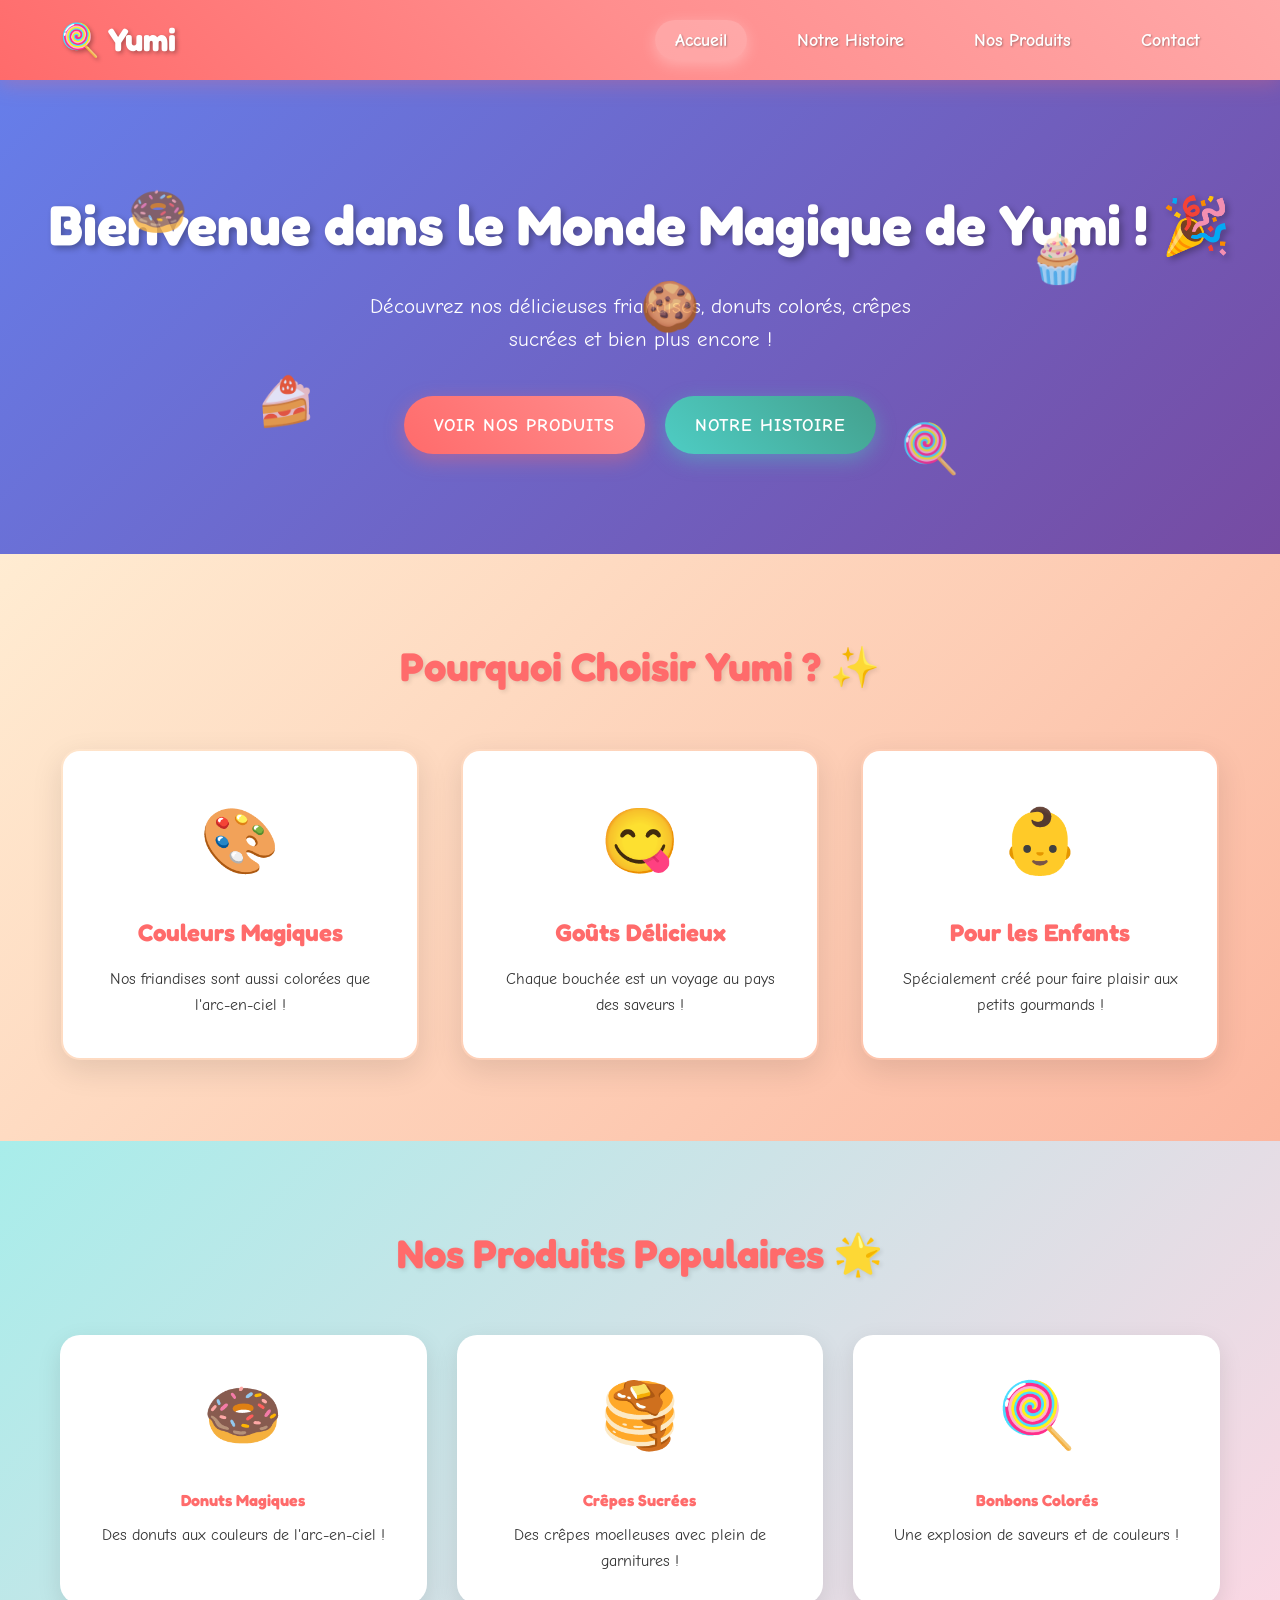
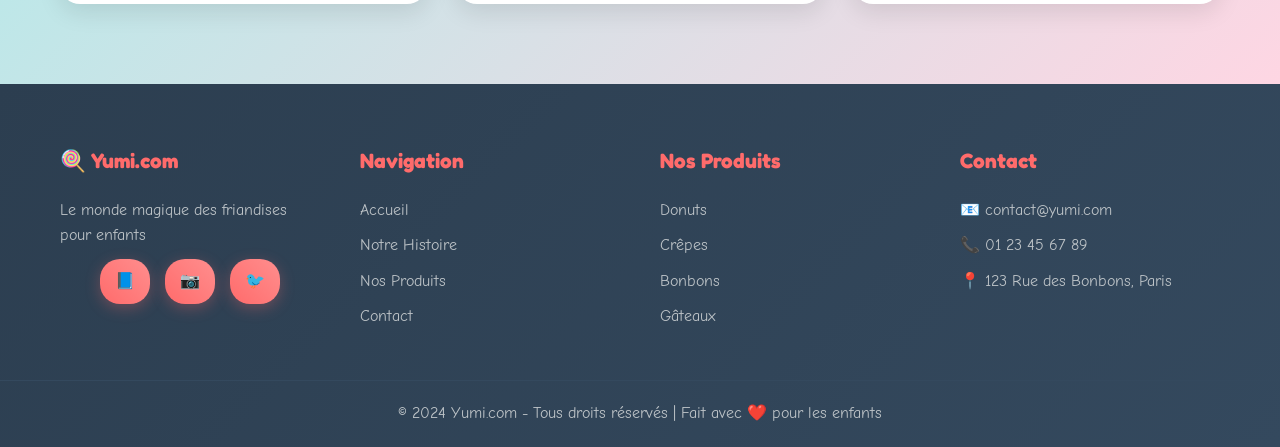
<file: index.html>
<!DOCTYPE html>
<html lang="fr">
<head>
    <meta charset="UTF-8">
    <meta name="viewport" content="width=device-width, initial-scale=1.0">
    <title>Yumi - Le Monde Magique des Friandises</title>
    <link rel="stylesheet" href="styles.css">
    <link href="https://fonts.googleapis.com/css2?family=Fredoka+One:wght@400&family=Comic+Neue:wght@300;400;700&display=swap" rel="stylesheet">
</head>
<body>
    <header>
        <nav class="navbar">
            <div class="nav-container">
                <div class="logo">
                    <h1>🍭 Yumi</h1>
                </div>
                <ul class="nav-menu">
                    <li><a href="index.html" class="nav-link active">Accueil</a></li>
                    <li><a href="notre-histoire.html" class="nav-link">Notre Histoire</a></li>
                    <li><a href="nos-produits.html" class="nav-link">Nos Produits</a></li>
                    <li><a href="contact.html" class="nav-link">Contact</a></li>
                </ul>
                <div class="hamburger">
                    <span></span>
                    <span></span>
                    <span></span>
                </div>
            </div>
        </nav>
    </header>

    <main>
        <section class="hero">
            <div class="hero-content">
                <h2>Bienvenue dans le Monde Magique de Yumi ! 🎉</h2>
                <p>Découvrez nos délicieuses friandises, donuts colorés, crêpes sucrées et bien plus encore !</p>
                <div class="hero-buttons">
                    <a href="nos-produits.html" class="btn btn-primary">Voir nos Produits</a>
                    <a href="notre-histoire.html" class="btn btn-secondary">Notre Histoire</a>
                </div>
            </div>
            <div class="hero-images">
                <div class="floating-sweet">🍩</div>
                <div class="floating-sweet">🧁</div>
                <div class="floating-sweet">🍰</div>
                <div class="floating-sweet">🍭</div>
                <div class="floating-sweet">🍪</div>
            </div>
        </section>

        <section class="features">
            <div class="container">
                <h3>Pourquoi Choisir Yumi ? ✨</h3>
                <div class="features-grid">
                    <div class="feature-card">
                        <div class="feature-icon">🎨</div>
                        <h4>Couleurs Magiques</h4>
                        <p>Nos friandises sont aussi colorées que l'arc-en-ciel !</p>
                    </div>
                    <div class="feature-card">
                        <div class="feature-icon">😋</div>
                        <h4>Goûts Délicieux</h4>
                        <p>Chaque bouchée est un voyage au pays des saveurs !</p>
                    </div>
                    <div class="feature-card">
                        <div class="feature-icon">👶</div>
                        <h4>Pour les Enfants</h4>
                        <p>Spécialement créé pour faire plaisir aux petits gourmands !</p>
                    </div>
                </div>
            </div>
        </section>

        <section class="popular-products">
            <div class="container">
                <h3>Nos Produits Populaires 🌟</h3>
                <div class="products-preview">
                    <div class="product-card">
                        <div class="product-emoji">🍩</div>
                        <h4>Donuts Magiques</h4>
                        <p>Des donuts aux couleurs de l'arc-en-ciel !</p>
                    </div>
                    <div class="product-card">
                        <div class="product-emoji">🥞</div>
                        <h4>Crêpes Sucrées</h4>
                        <p>Des crêpes moelleuses avec plein de garnitures !</p>
                    </div>
                    <div class="product-card">
                        <div class="product-emoji">🍭</div>
                        <h4>Bonbons Colorés</h4>
                        <p>Une explosion de saveurs et de couleurs !</p>
                    </div>
                </div>
            </div>
        </section>
    </main>

    <footer>
        <div class="footer-content">
            <div class="footer-section">
                <h4>🍭 Yumi.com</h4>
                <p>Le monde magique des friandises pour enfants</p>
                <div class="social-links">
                    <a href="#" class="social-link">📘</a>
                    <a href="#" class="social-link">📷</a>
                    <a href="#" class="social-link">🐦</a>
                </div>
            </div>
            <div class="footer-section">
                <h4>Navigation</h4>
                <ul>
                    <li><a href="index.html">Accueil</a></li>
                    <li><a href="notre-histoire.html">Notre Histoire</a></li>
                    <li><a href="nos-produits.html">Nos Produits</a></li>
                    <li><a href="contact.html">Contact</a></li>
                </ul>
            </div>
            <div class="footer-section">
                <h4>Nos Produits</h4>
                <ul>
                    <li><a href="#">Donuts</a></li>
                    <li><a href="#">Crêpes</a></li>
                    <li><a href="#">Bonbons</a></li>
                    <li><a href="#">Gâteaux</a></li>
                </ul>
            </div>
            <div class="footer-section">
                <h4>Contact</h4>
                <p>📧 contact@yumi.com</p>
                <p>📞 01 23 45 67 89</p>
                <p>📍 123 Rue des Bonbons, Paris</p>
            </div>
        </div>
        <div class="footer-bottom">
            <p>&copy; 2024 Yumi.com - Tous droits réservés | Fait avec ❤️ pour les enfants</p>
        </div>
    </footer>

    <script>
        // Menu mobile
        const hamburger = document.querySelector('.hamburger');
        const navMenu = document.querySelector('.nav-menu');

        hamburger.addEventListener('click', () => {
            hamburger.classList.toggle('active');
            navMenu.classList.toggle('active');
        });

        // Animation des friandises flottantes
        document.addEventListener('DOMContentLoaded', () => {
            const sweets = document.querySelectorAll('.floating-sweet');
            sweets.forEach((sweet, index) => {
                sweet.style.animationDelay = `${index * 0.5}s`;
            });
        });
    </script>
</body>
</html>
</file>
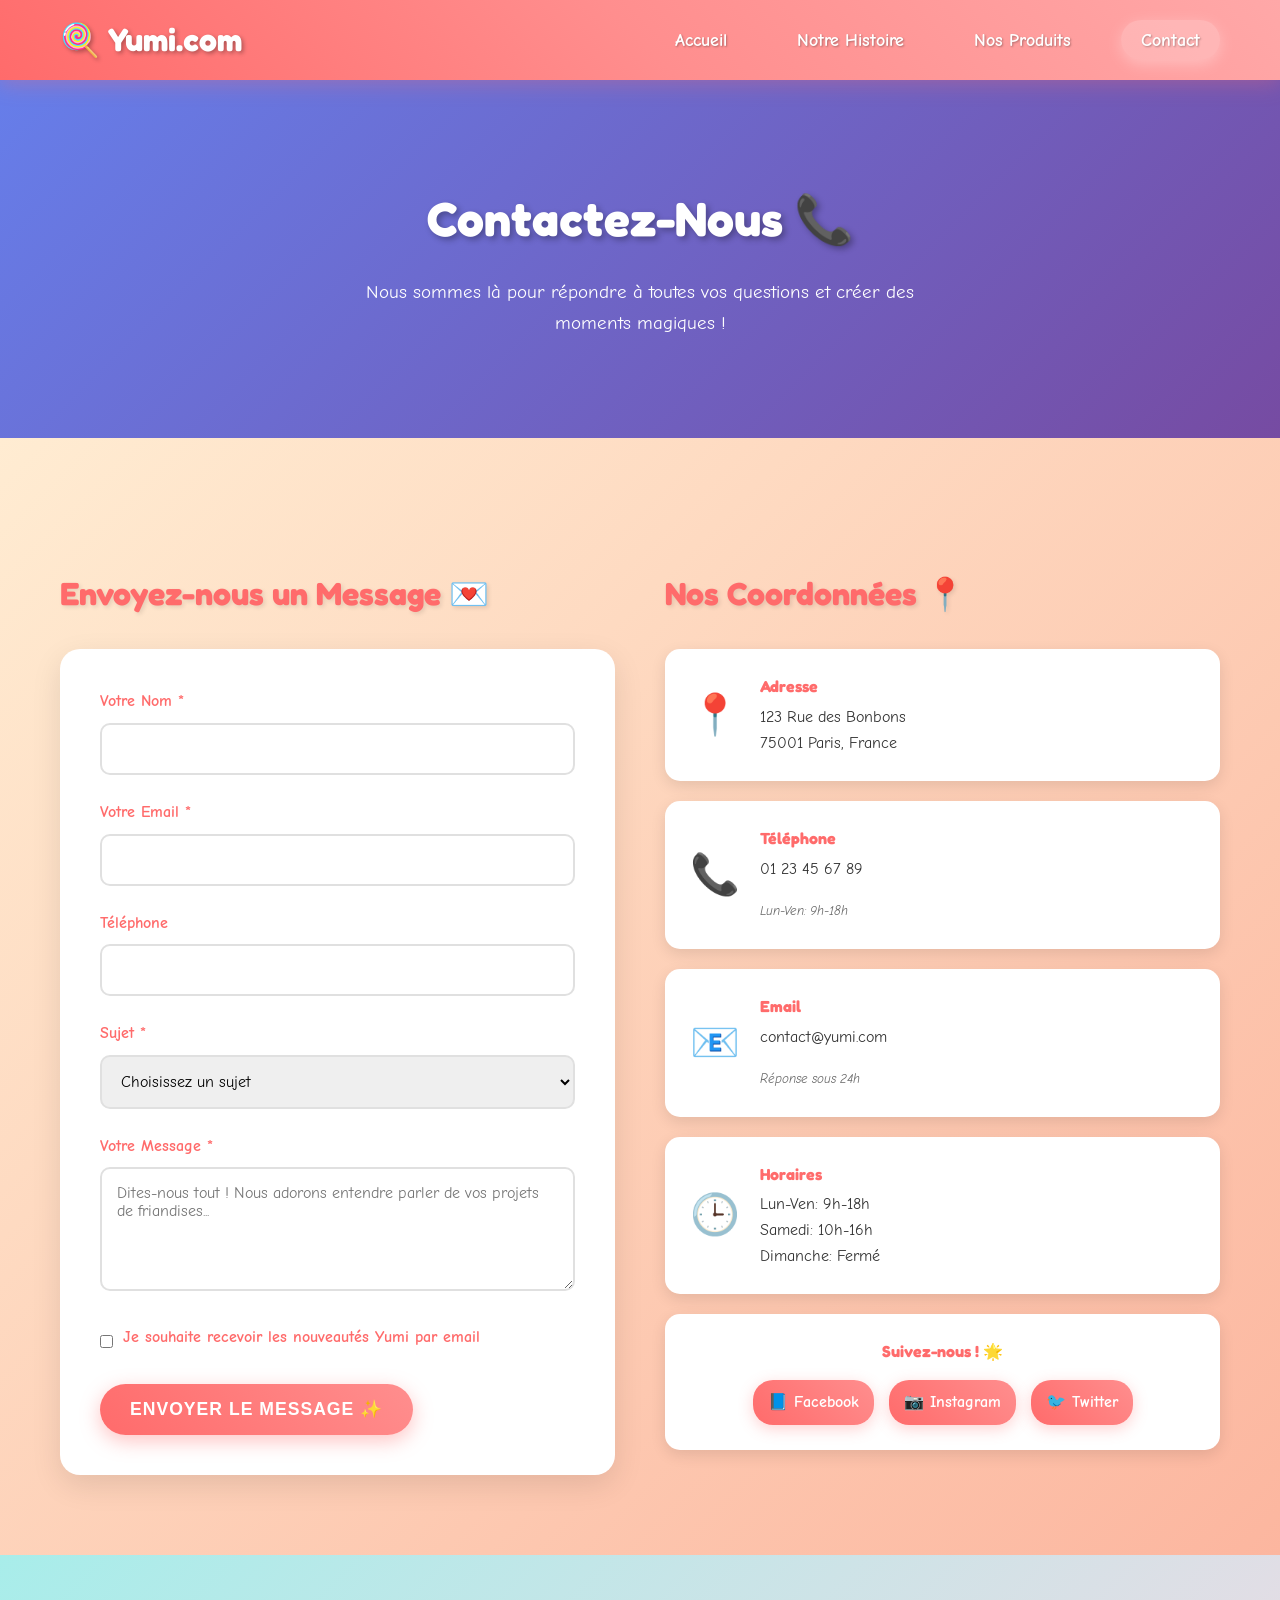
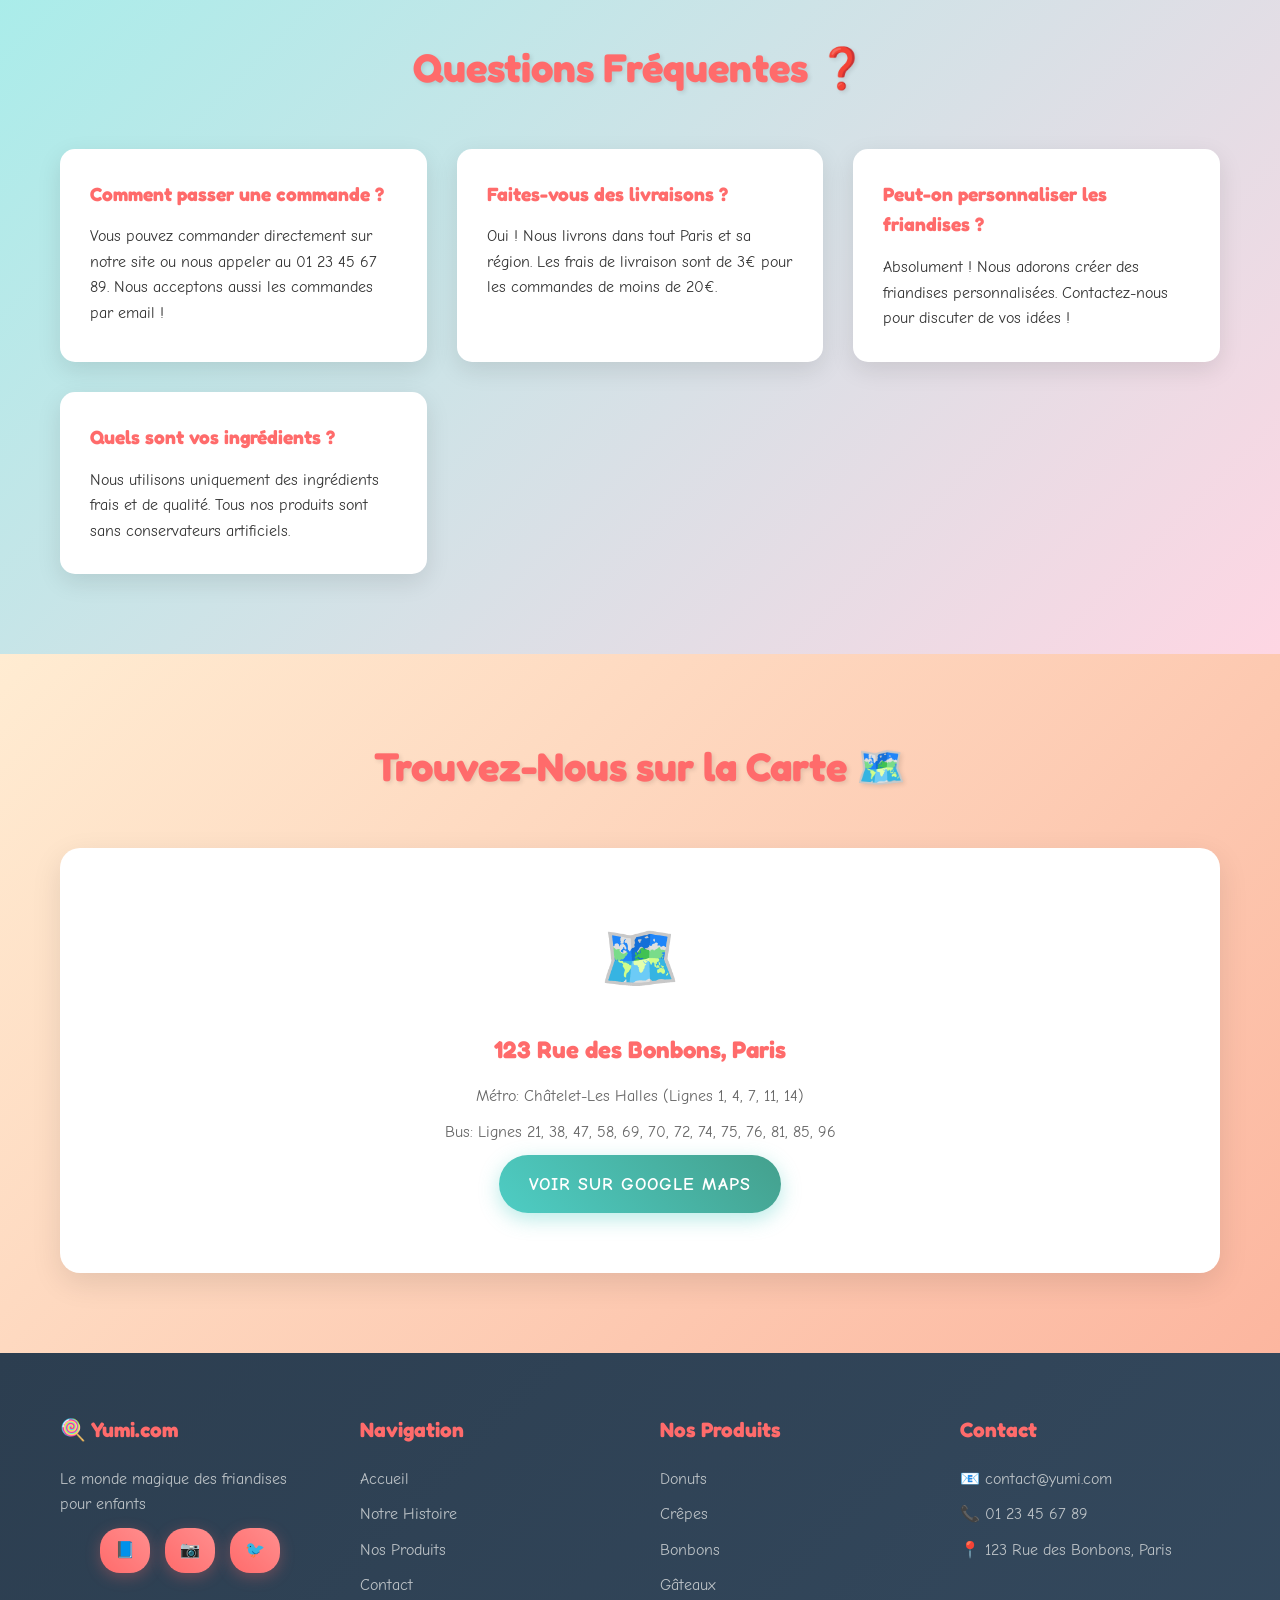
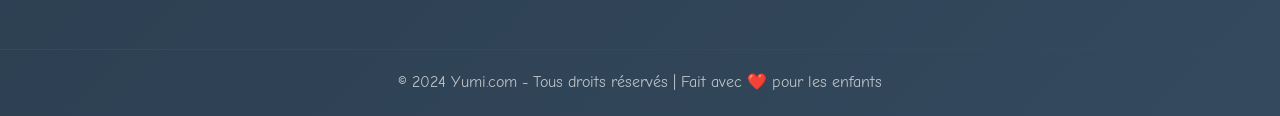
<file: contact.html>
<!DOCTYPE html>
<html lang="fr">
<head>
    <meta charset="UTF-8">
    <meta name="viewport" content="width=device-width, initial-scale=1.0">
    <title>Contact - Yumi</title>
    <link rel="stylesheet" href="styles.css">
    <link href="https://fonts.googleapis.com/css2?family=Fredoka+One:wght@400&family=Comic+Neue:wght@300;400;700&display=swap" rel="stylesheet">
</head>
<body>
    <header>
        <nav class="navbar">
            <div class="nav-container">
                <div class="logo">
                    <h1>🍭 Yumi.com</h1>
                </div>
                <ul class="nav-menu">
                    <li><a href="index.html" class="nav-link">Accueil</a></li>
                    <li><a href="notre-histoire.html" class="nav-link">Notre Histoire</a></li>
                    <li><a href="nos-produits.html" class="nav-link">Nos Produits</a></li>
                    <li><a href="contact.html" class="nav-link active">Contact</a></li>
                </ul>
                <div class="hamburger">
                    <span></span>
                    <span></span>
                    <span></span>
                </div>
            </div>
        </nav>
    </header>

    <main>
        <section class="page-header">
            <div class="container">
                <h2>Contactez-Nous 📞</h2>
                <p>Nous sommes là pour répondre à toutes vos questions et créer des moments magiques !</p>
            </div>
        </section>

        <section class="contact-content">
            <div class="container">
                <div class="contact-grid">
                    <div class="contact-form-section">
                        <h3>Envoyez-nous un Message 💌</h3>
                        <form class="contact-form" id="contactForm">
                            <div class="form-group">
                                <label for="name">Votre Nom *</label>
                                <input type="text" id="name" name="name" required>
                            </div>
                            
                            <div class="form-group">
                                <label for="email">Votre Email *</label>
                                <input type="email" id="email" name="email" required>
                            </div>
                            
                            <div class="form-group">
                                <label for="phone">Téléphone</label>
                                <input type="tel" id="phone" name="phone">
                            </div>
                            
                            <div class="form-group">
                                <label for="subject">Sujet *</label>
                                <select id="subject" name="subject" required>
                                    <option value="">Choisissez un sujet</option>
                                    <option value="commande">Commande de friandises</option>
                                    <option value="personnalise">Commande personnalisée</option>
                                    <option value="question">Question générale</option>
                                    <option value="livraison">Livraison</option>
                                    <option value="autre">Autre</option>
                                </select>
                            </div>
                            
                            <div class="form-group">
                                <label for="message">Votre Message *</label>
                                <textarea id="message" name="message" rows="5" required placeholder="Dites-nous tout ! Nous adorons entendre parler de vos projets de friandises..."></textarea>
                            </div>
                            
                            <div class="form-group checkbox-group">
                                <input type="checkbox" id="newsletter" name="newsletter">
                                <label for="newsletter">Je souhaite recevoir les nouveautés Yumi par email</label>
                            </div>
                            
                            <button type="submit" class="btn btn-primary">Envoyer le Message ✨</button>
                        </form>
                    </div>

                    <div class="contact-info-section">
                        <h3>Nos Coordonnées 📍</h3>
                        
                        <div class="contact-card">
                            <div class="contact-icon">📍</div>
                            <div class="contact-details">
                                <h4>Adresse</h4>
                                <p>123 Rue des Bonbons<br>75001 Paris, France</p>
                            </div>
                        </div>

                        <div class="contact-card">
                            <div class="contact-icon">📞</div>
                            <div class="contact-details">
                                <h4>Téléphone</h4>
                                <p>01 23 45 67 89</p>
                                <small>Lun-Ven: 9h-18h</small>
                            </div>
                        </div>

                        <div class="contact-card">
                            <div class="contact-icon">📧</div>
                            <div class="contact-details">
                                <h4>Email</h4>
                                <p>contact@yumi.com</p>
                                <small>Réponse sous 24h</small>
                            </div>
                        </div>

                        <div class="contact-card">
                            <div class="contact-icon">🕒</div>
                            <div class="contact-details">
                                <h4>Horaires</h4>
                                <p>Lun-Ven: 9h-18h<br>Samedi: 10h-16h<br>Dimanche: Fermé</p>
                            </div>
                        </div>

                        <div class="social-contact">
                            <h4>Suivez-nous ! 🌟</h4>
                            <div class="social-links">
                                <a href="#" class="social-link">📘 Facebook</a>
                                <a href="#" class="social-link">📷 Instagram</a>
                                <a href="#" class="social-link">🐦 Twitter</a>
                            </div>
                        </div>
                    </div>
                </div>
            </div>
        </section>

        <section class="faq-section">
            <div class="container">
                <h3>Questions Fréquentes ❓</h3>
                <div class="faq-grid">
                    <div class="faq-item">
                        <h4>Comment passer une commande ?</h4>
                        <p>Vous pouvez commander directement sur notre site ou nous appeler au 01 23 45 67 89. Nous acceptons aussi les commandes par email !</p>
                    </div>
                    <div class="faq-item">
                        <h4>Faites-vous des livraisons ?</h4>
                        <p>Oui ! Nous livrons dans tout Paris et sa région. Les frais de livraison sont de 3€ pour les commandes de moins de 20€.</p>
                    </div>
                    <div class="faq-item">
                        <h4>Peut-on personnaliser les friandises ?</h4>
                        <p>Absolument ! Nous adorons créer des friandises personnalisées. Contactez-nous pour discuter de vos idées !</p>
                    </div>
                    <div class="faq-item">
                        <h4>Quels sont vos ingrédients ?</h4>
                        <p>Nous utilisons uniquement des ingrédients frais et de qualité. Tous nos produits sont sans conservateurs artificiels.</p>
                    </div>
                </div>
            </div>
        </section>

        <section class="map-section">
            <div class="container">
                <h3>Trouvez-Nous sur la Carte 🗺️</h3>
                <div class="map-placeholder">
                    <div class="map-content">
                        <div class="map-icon">🗺️</div>
                        <h4>123 Rue des Bonbons, Paris</h4>
                        <p>Métro: Châtelet-Les Halles (Lignes 1, 4, 7, 11, 14)</p>
                        <p>Bus: Lignes 21, 38, 47, 58, 69, 70, 72, 74, 75, 76, 81, 85, 96</p>
                        <a href="https://maps.google.com" target="_blank" class="btn btn-secondary">Voir sur Google Maps</a>
                    </div>
                </div>
            </div>
        </section>
    </main>

    <footer>
        <div class="footer-content">
            <div class="footer-section">
                <h4>🍭 Yumi.com</h4>
                <p>Le monde magique des friandises pour enfants</p>
                <div class="social-links">
                    <a href="#" class="social-link">📘</a>
                    <a href="#" class="social-link">📷</a>
                    <a href="#" class="social-link">🐦</a>
                </div>
            </div>
            <div class="footer-section">
                <h4>Navigation</h4>
                <ul>
                    <li><a href="index.html">Accueil</a></li>
                    <li><a href="notre-histoire.html">Notre Histoire</a></li>
                    <li><a href="nos-produits.html">Nos Produits</a></li>
                    <li><a href="contact.html">Contact</a></li>
                </ul>
            </div>
            <div class="footer-section">
                <h4>Nos Produits</h4>
                <ul>
                    <li><a href="#">Donuts</a></li>
                    <li><a href="#">Crêpes</a></li>
                    <li><a href="#">Bonbons</a></li>
                    <li><a href="#">Gâteaux</a></li>
                </ul>
            </div>
            <div class="footer-section">
                <h4>Contact</h4>
                <p>📧 contact@yumi.com</p>
                <p>📞 01 23 45 67 89</p>
                <p>📍 123 Rue des Bonbons, Paris</p>
            </div>
        </div>
        <div class="footer-bottom">
            <p>&copy; 2024 Yumi.com - Tous droits réservés | Fait avec ❤️ pour les enfants</p>
        </div>
    </footer>

    <script>
        // Menu mobile
        const hamburger = document.querySelector('.hamburger');
        const navMenu = document.querySelector('.nav-menu');

        hamburger.addEventListener('click', () => {
            hamburger.classList.toggle('active');
            navMenu.classList.toggle('active');
        });

        // Formulaire de contact
        const contactForm = document.getElementById('contactForm');
        
        contactForm.addEventListener('submit', (e) => {
            e.preventDefault();
            
            // Récupérer les données du formulaire
            const formData = new FormData(contactForm);
            const data = Object.fromEntries(formData);
            
            // Simulation d'envoi (dans un vrai site, vous enverriez les données à un serveur)
            alert('Merci pour votre message ! Nous vous répondrons dans les plus brefs délais. ✨');
            
            // Réinitialiser le formulaire
            contactForm.reset();
        });
    </script>
</body>
</html>
</file>
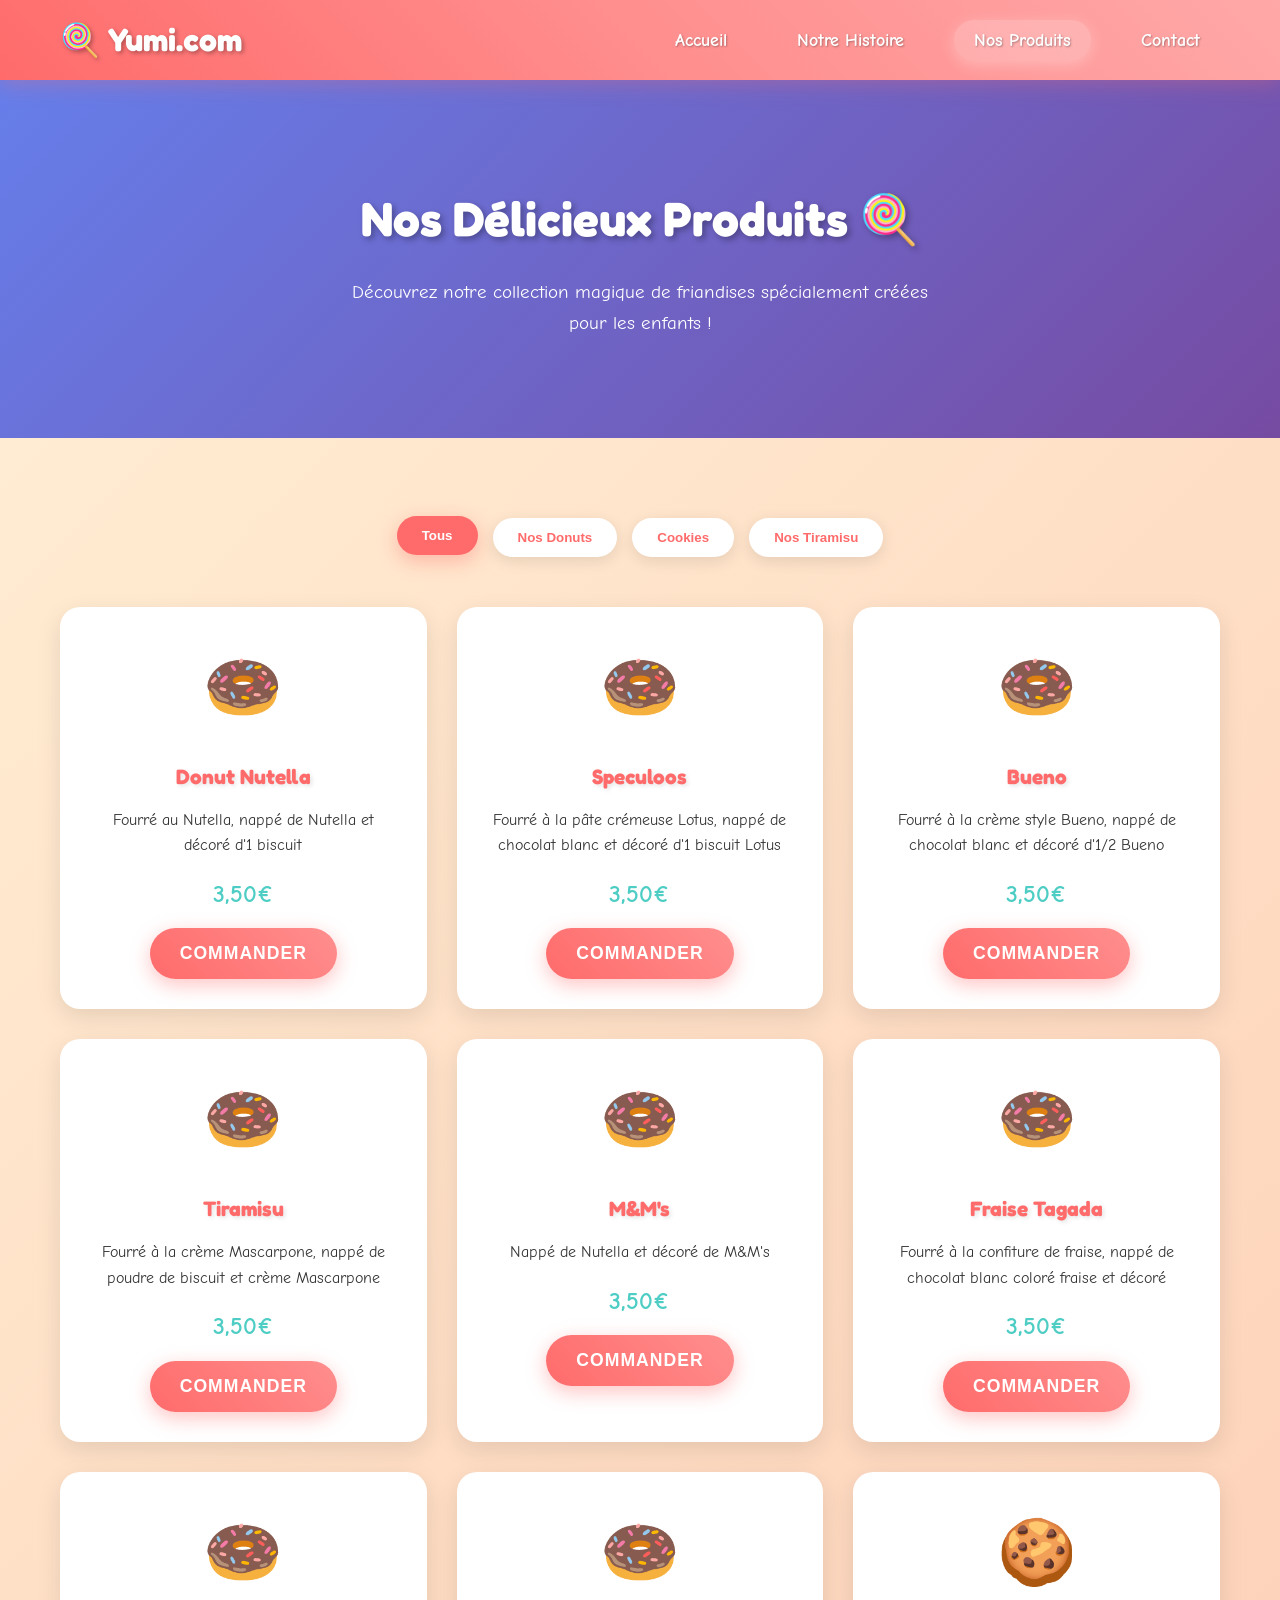
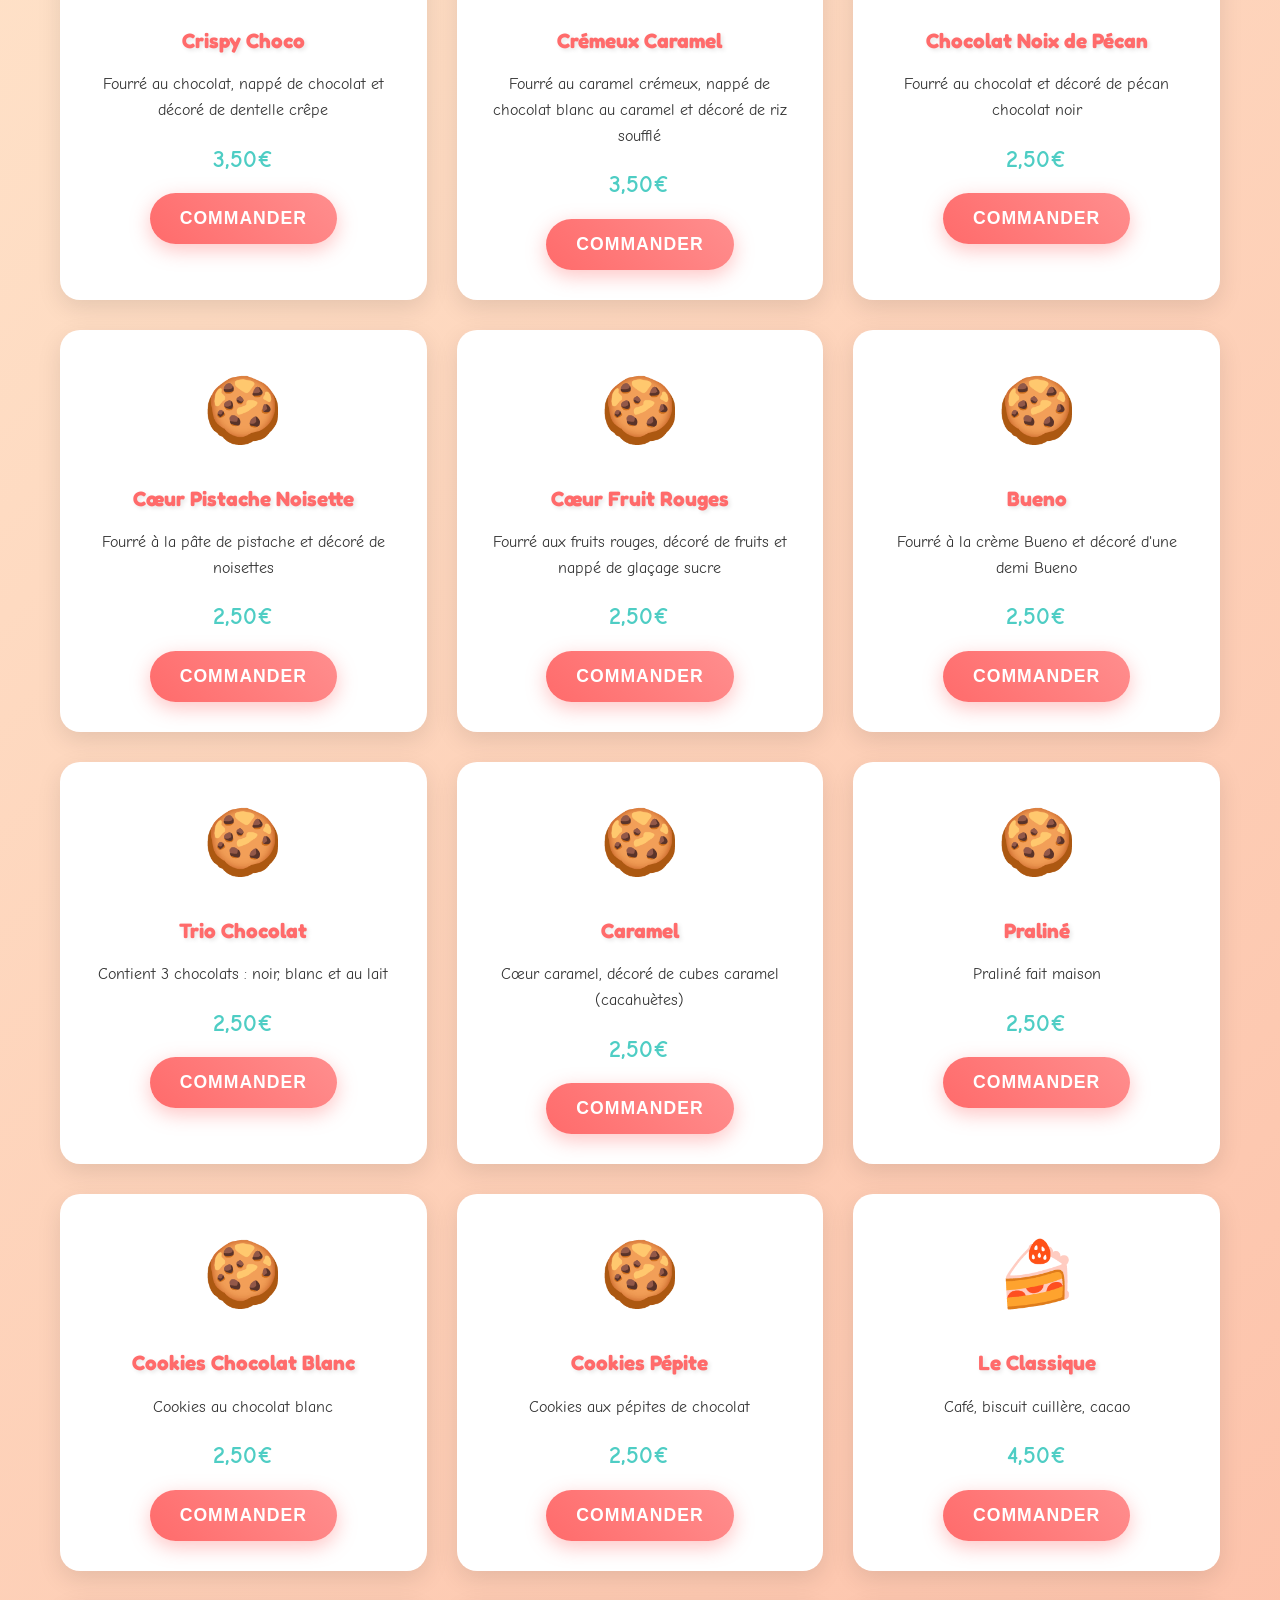
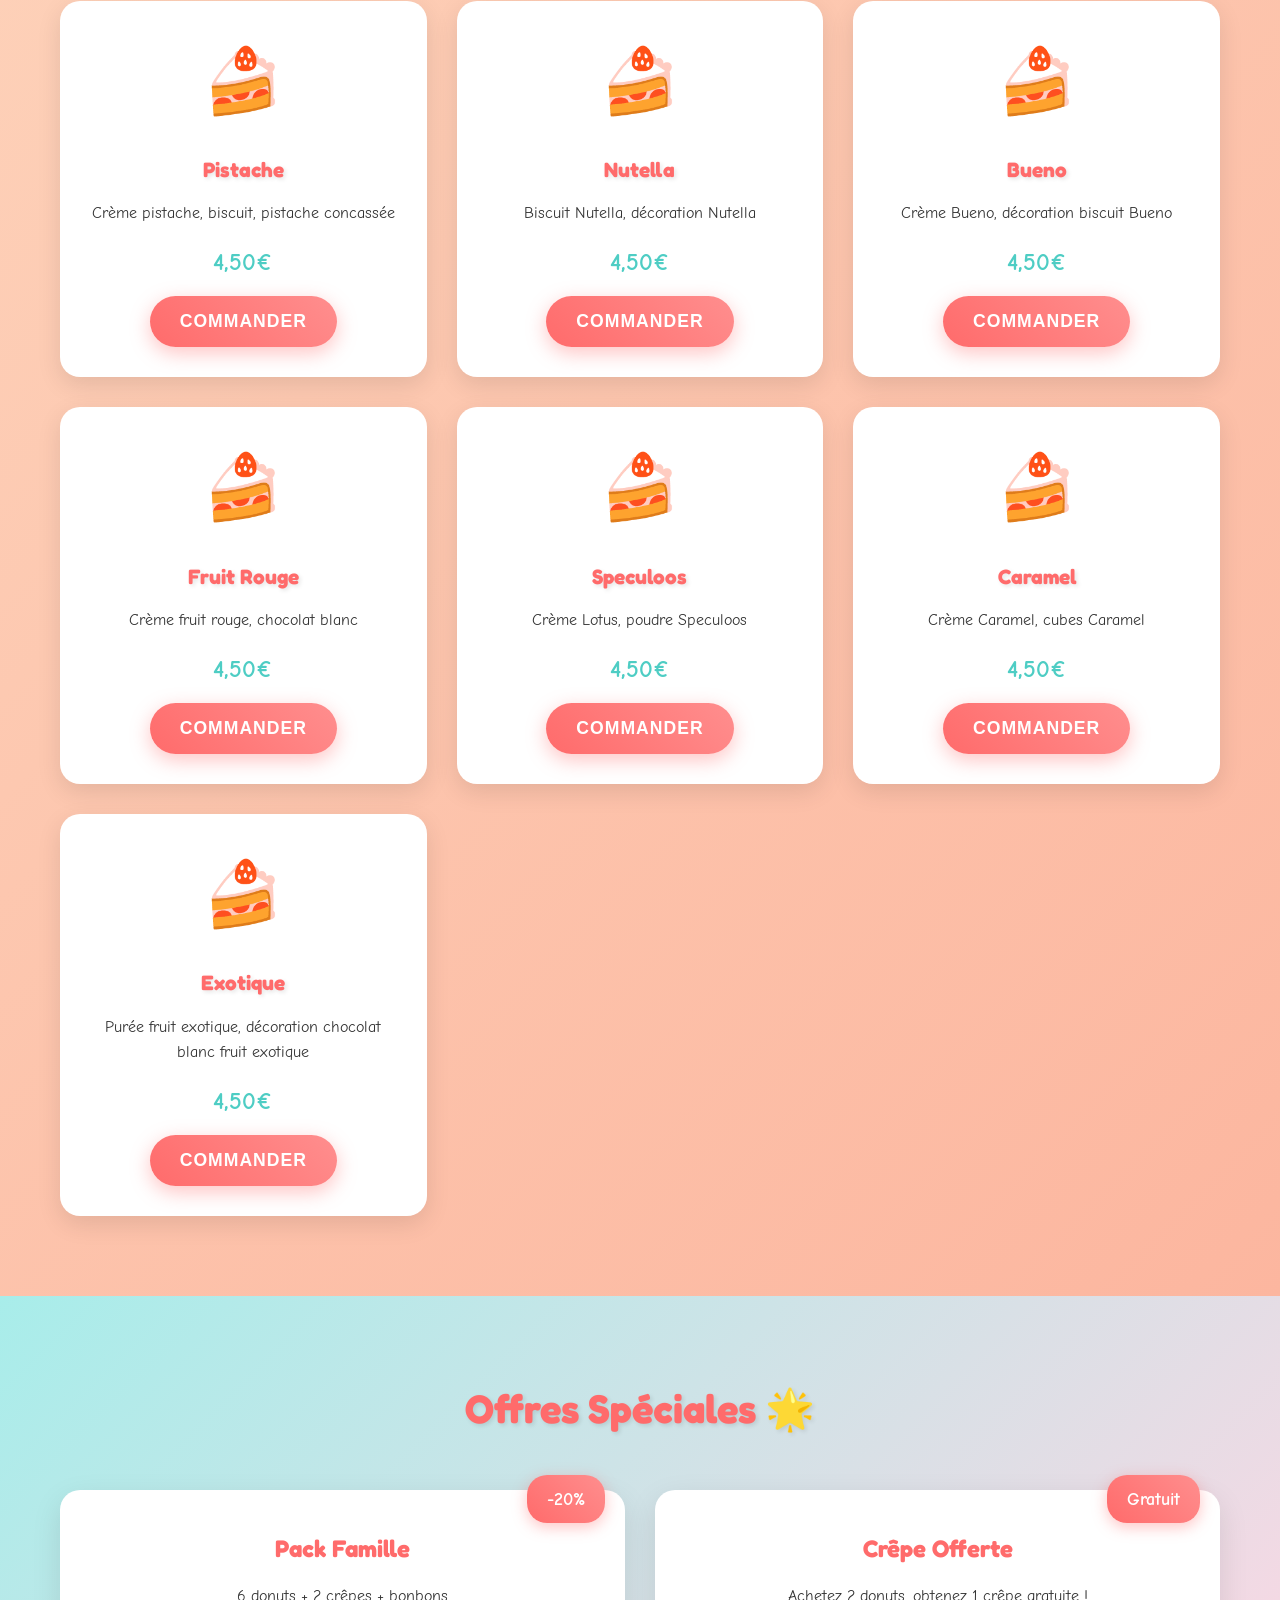
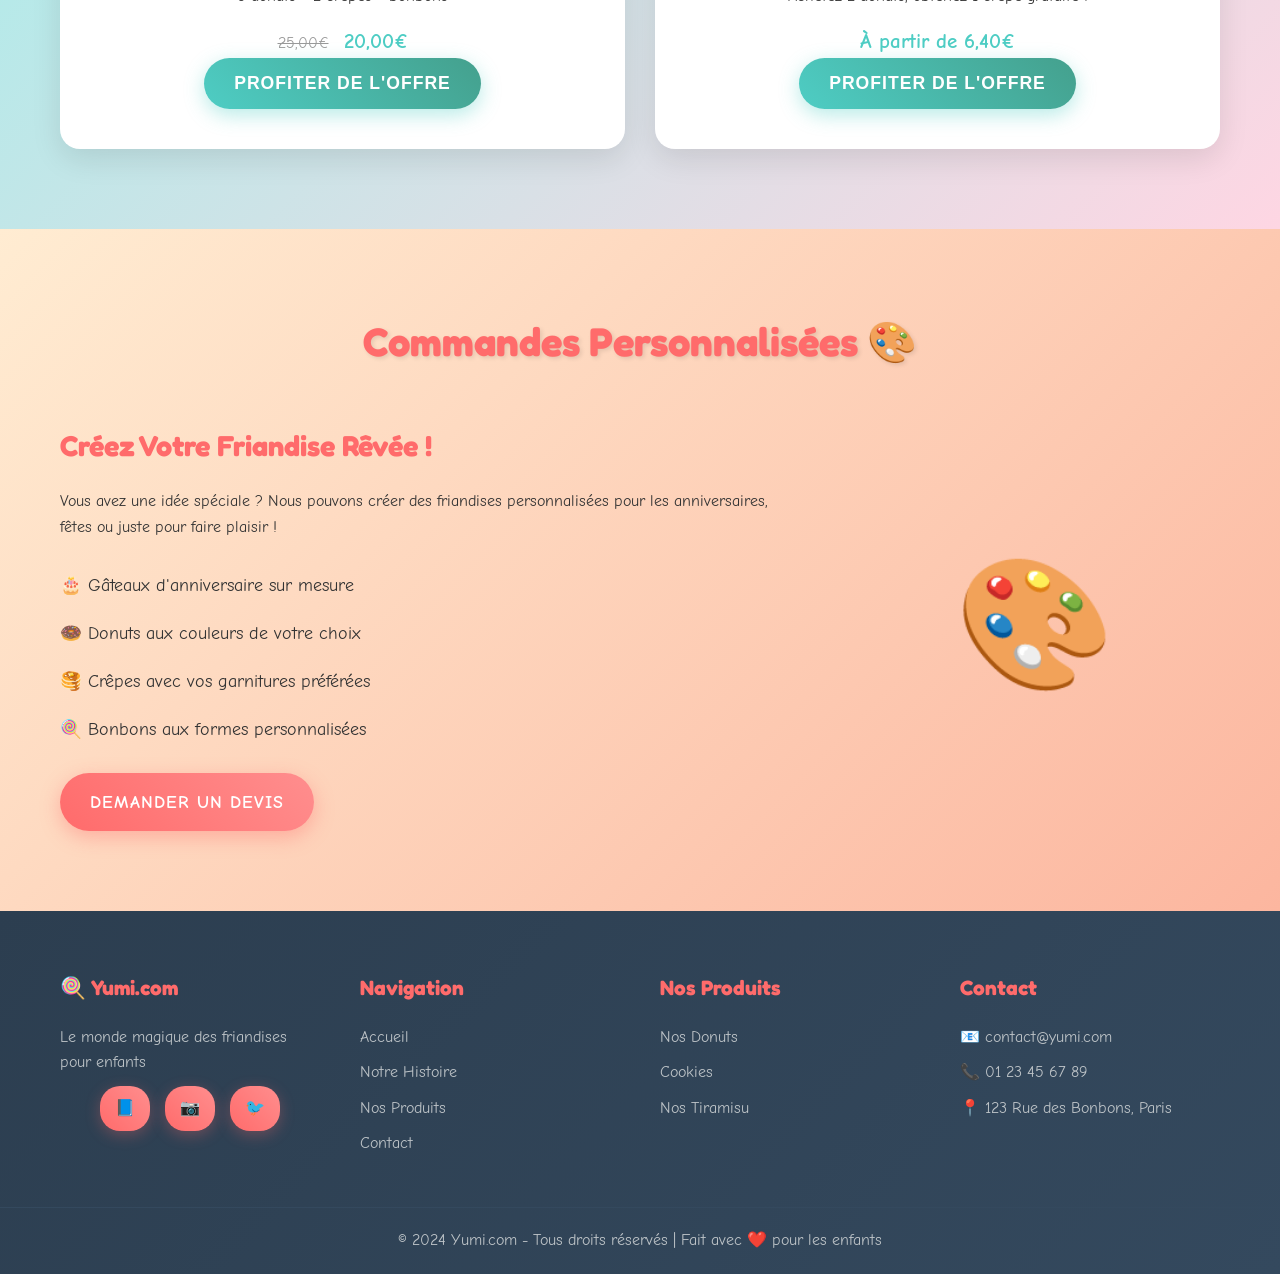
<file: nos-produits.html>
<!DOCTYPE html>
<html lang="fr">
<head>
    <meta charset="UTF-8">
    <meta name="viewport" content="width=device-width, initial-scale=1.0">
    <title>Nos Produits - Yumi</title>
    <link rel="stylesheet" href="styles.css">
    <link href="https://fonts.googleapis.com/css2?family=Fredoka+One:wght@400&family=Comic+Neue:wght@300;400;700&display=swap" rel="stylesheet">
</head>
<body>
    <header>
        <nav class="navbar">
            <div class="nav-container">
                <div class="logo">
                    <h1>🍭 Yumi.com</h1>
                </div>
                <ul class="nav-menu">
                    <li><a href="index.html" class="nav-link">Accueil</a></li>
                    <li><a href="notre-histoire.html" class="nav-link">Notre Histoire</a></li>
                    <li><a href="nos-produits.html" class="nav-link active">Nos Produits</a></li>
                    <li><a href="contact.html" class="nav-link">Contact</a></li>
                </ul>
                <div class="hamburger">
                    <span></span>
                    <span></span>
                    <span></span>
                </div>
            </div>
        </nav>
    </header>

    <main>
        <section class="page-header">
            <div class="container">
                <h2>Nos Délicieux Produits 🍭</h2>
                <p>Découvrez notre collection magique de friandises spécialement créées pour les enfants !</p>
            </div>
        </section>

        <section class="products-categories">
            <div class="container">
                <div class="category-filters">
                    <button class="filter-btn active" data-category="all">Tous</button>
                    <button class="filter-btn" data-category="donuts">Nos Donuts</button>
                    <button class="filter-btn" data-category="cookies">Cookies</button>
                    <button class="filter-btn" data-category="tiramisu">Nos Tiramisu</button>
                </div>

                <div class="products-grid">
                    <!-- Nos Donuts -->
                    <div class="product-item" data-category="donuts">
                        <div class="product-image">🍩</div>
                        <h3>Donut Nutella</h3>
                        <p>Fourré au Nutella, nappé de Nutella et décoré d'1 biscuit</p>
                        <div class="product-price">3,50€</div>
                        <button class="btn btn-primary">Commander</button>
                    </div>

                    <div class="product-item" data-category="donuts">
                        <div class="product-image">🍩</div>
                        <h3>Speculoos</h3>
                        <p>Fourré à la pâte crémeuse Lotus, nappé de chocolat blanc et décoré d'1 biscuit Lotus</p>
                        <div class="product-price">3,50€</div>
                        <button class="btn btn-primary">Commander</button>
                    </div>

                    <div class="product-item" data-category="donuts">
                        <div class="product-image">🍩</div>
                        <h3>Bueno</h3>
                        <p>Fourré à la crème style Bueno, nappé de chocolat blanc et décoré d'1/2 Bueno</p>
                        <div class="product-price">3,50€</div>
                        <button class="btn btn-primary">Commander</button>
                    </div>

                    <div class="product-item" data-category="donuts">
                        <div class="product-image">🍩</div>
                        <h3>Tiramisu</h3>
                        <p>Fourré à la crème Mascarpone, nappé de poudre de biscuit et crème Mascarpone</p>
                        <div class="product-price">3,50€</div>
                        <button class="btn btn-primary">Commander</button>
                    </div>

                    <div class="product-item" data-category="donuts">
                        <div class="product-image">🍩</div>
                        <h3>M&M's</h3>
                        <p>Nappé de Nutella et décoré de M&M's</p>
                        <div class="product-price">3,50€</div>
                        <button class="btn btn-primary">Commander</button>
                    </div>

                    <div class="product-item" data-category="donuts">
                        <div class="product-image">🍩</div>
                        <h3>Fraise Tagada</h3>
                        <p>Fourré à la confiture de fraise, nappé de chocolat blanc coloré fraise et décoré</p>
                        <div class="product-price">3,50€</div>
                        <button class="btn btn-primary">Commander</button>
                    </div>

                    <div class="product-item" data-category="donuts">
                        <div class="product-image">🍩</div>
                        <h3>Crispy Choco</h3>
                        <p>Fourré au chocolat, nappé de chocolat et décoré de dentelle crêpe</p>
                        <div class="product-price">3,50€</div>
                        <button class="btn btn-primary">Commander</button>
                    </div>

                    <div class="product-item" data-category="donuts">
                        <div class="product-image">🍩</div>
                        <h3>Crémeux Caramel</h3>
                        <p>Fourré au caramel crémeux, nappé de chocolat blanc au caramel et décoré de riz soufflé</p>
                        <div class="product-price">3,50€</div>
                        <button class="btn btn-primary">Commander</button>
                    </div>

                    <!-- Cookies -->
                    <div class="product-item" data-category="cookies">
                        <div class="product-image">🍪</div>
                        <h3>Chocolat Noix de Pécan</h3>
                        <p>Fourré au chocolat et décoré de pécan chocolat noir</p>
                        <div class="product-price">2,50€</div>
                        <button class="btn btn-primary">Commander</button>
                    </div>

                    <div class="product-item" data-category="cookies">
                        <div class="product-image">🍪</div>
                        <h3>Cœur Pistache Noisette</h3>
                        <p>Fourré à la pâte de pistache et décoré de noisettes</p>
                        <div class="product-price">2,50€</div>
                        <button class="btn btn-primary">Commander</button>
                    </div>

                    <div class="product-item" data-category="cookies">
                        <div class="product-image">🍪</div>
                        <h3>Cœur Fruit Rouges</h3>
                        <p>Fourré aux fruits rouges, décoré de fruits et nappé de glaçage sucre</p>
                        <div class="product-price">2,50€</div>
                        <button class="btn btn-primary">Commander</button>
                    </div>

                    <div class="product-item" data-category="cookies">
                        <div class="product-image">🍪</div>
                        <h3>Bueno</h3>
                        <p>Fourré à la crème Bueno et décoré d'une demi Bueno</p>
                        <div class="product-price">2,50€</div>
                        <button class="btn btn-primary">Commander</button>
                    </div>

                    <div class="product-item" data-category="cookies">
                        <div class="product-image">🍪</div>
                        <h3>Trio Chocolat</h3>
                        <p>Contient 3 chocolats : noir, blanc et au lait</p>
                        <div class="product-price">2,50€</div>
                        <button class="btn btn-primary">Commander</button>
                    </div>

                    <div class="product-item" data-category="cookies">
                        <div class="product-image">🍪</div>
                        <h3>Caramel</h3>
                        <p>Cœur caramel, décoré de cubes caramel (cacahuètes)</p>
                        <div class="product-price">2,50€</div>
                        <button class="btn btn-primary">Commander</button>
                    </div>

                    <div class="product-item" data-category="cookies">
                        <div class="product-image">🍪</div>
                        <h3>Praliné</h3>
                        <p>Praliné fait maison</p>
                        <div class="product-price">2,50€</div>
                        <button class="btn btn-primary">Commander</button>
                    </div>

                    <div class="product-item" data-category="cookies">
                        <div class="product-image">🍪</div>
                        <h3>Cookies Chocolat Blanc</h3>
                        <p>Cookies au chocolat blanc</p>
                        <div class="product-price">2,50€</div>
                        <button class="btn btn-primary">Commander</button>
                    </div>

                    <div class="product-item" data-category="cookies">
                        <div class="product-image">🍪</div>
                        <h3>Cookies Pépite</h3>
                        <p>Cookies aux pépites de chocolat</p>
                        <div class="product-price">2,50€</div>
                        <button class="btn btn-primary">Commander</button>
                    </div>

                    <!-- Nos Tiramisu -->
                    <div class="product-item" data-category="tiramisu">
                        <div class="product-image">🍰</div>
                        <h3>Le Classique</h3>
                        <p>Café, biscuit cuillère, cacao</p>
                        <div class="product-price">4,50€</div>
                        <button class="btn btn-primary">Commander</button>
                    </div>

                    <div class="product-item" data-category="tiramisu">
                        <div class="product-image">🍰</div>
                        <h3>Pistache</h3>
                        <p>Crème pistache, biscuit, pistache concassée</p>
                        <div class="product-price">4,50€</div>
                        <button class="btn btn-primary">Commander</button>
                    </div>

                    <div class="product-item" data-category="tiramisu">
                        <div class="product-image">🍰</div>
                        <h3>Nutella</h3>
                        <p>Biscuit Nutella, décoration Nutella</p>
                        <div class="product-price">4,50€</div>
                        <button class="btn btn-primary">Commander</button>
                    </div>

                    <div class="product-item" data-category="tiramisu">
                        <div class="product-image">🍰</div>
                        <h3>Bueno</h3>
                        <p>Crème Bueno, décoration biscuit Bueno</p>
                        <div class="product-price">4,50€</div>
                        <button class="btn btn-primary">Commander</button>
                    </div>

                    <div class="product-item" data-category="tiramisu">
                        <div class="product-image">🍰</div>
                        <h3>Fruit Rouge</h3>
                        <p>Crème fruit rouge, chocolat blanc</p>
                        <div class="product-price">4,50€</div>
                        <button class="btn btn-primary">Commander</button>
                    </div>

                    <div class="product-item" data-category="tiramisu">
                        <div class="product-image">🍰</div>
                        <h3>Speculoos</h3>
                        <p>Crème Lotus, poudre Speculoos</p>
                        <div class="product-price">4,50€</div>
                        <button class="btn btn-primary">Commander</button>
                    </div>

                    <div class="product-item" data-category="tiramisu">
                        <div class="product-image">🍰</div>
                        <h3>Caramel</h3>
                        <p>Crème Caramel, cubes Caramel</p>
                        <div class="product-price">4,50€</div>
                        <button class="btn btn-primary">Commander</button>
                    </div>

                    <div class="product-item" data-category="tiramisu">
                        <div class="product-image">🍰</div>
                        <h3>Exotique</h3>
                        <p>Purée fruit exotique, décoration chocolat blanc fruit exotique</p>
                        <div class="product-price">4,50€</div>
                        <button class="btn btn-primary">Commander</button>
                    </div>
                </div>
            </div>
        </section>

        <section class="special-offers">
            <div class="container">
                <h3>Offres Spéciales 🌟</h3>
                <div class="offers-grid">
                    <div class="offer-card">
                        <div class="offer-badge">-20%</div>
                        <h4>Pack Famille</h4>
                        <p>6 donuts + 2 crêpes + bonbons</p>
                        <div class="offer-price">
                            <span class="old-price">25,00€</span>
                            <span class="new-price">20,00€</span>
                        </div>
                        <button class="btn btn-secondary">Profiter de l'offre</button>
                    </div>
                    <div class="offer-card">
                        <div class="offer-badge">Gratuit</div>
                        <h4>Crêpe Offerte</h4>
                        <p>Achetez 2 donuts, obtenez 1 crêpe gratuite !</p>
                        <div class="offer-price">
                            <span class="new-price">À partir de 6,40€</span>
                        </div>
                        <button class="btn btn-secondary">Profiter de l'offre</button>
                    </div>
                </div>
            </div>
        </section>

        <section class="custom-orders">
            <div class="container">
                <h3>Commandes Personnalisées 🎨</h3>
                <div class="custom-content">
                    <div class="custom-text">
                        <h4>Créez Votre Friandise Rêvée !</h4>
                        <p>Vous avez une idée spéciale ? Nous pouvons créer des friandises personnalisées pour les anniversaires, fêtes ou juste pour faire plaisir !</p>
                        <ul>
                            <li>🎂 Gâteaux d'anniversaire sur mesure</li>
                            <li>🍩 Donuts aux couleurs de votre choix</li>
                            <li>🥞 Crêpes avec vos garnitures préférées</li>
                            <li>🍭 Bonbons aux formes personnalisées</li>
                        </ul>
                        <a href="contact.html" class="btn btn-primary">Demander un Devis</a>
                    </div>
                    <div class="custom-image">
                        <div class="custom-emoji">🎨</div>
                    </div>
                </div>
            </div>
        </section>
    </main>

    <footer>
        <div class="footer-content">
            <div class="footer-section">
                <h4>🍭 Yumi.com</h4>
                <p>Le monde magique des friandises pour enfants</p>
                <div class="social-links">
                    <a href="#" class="social-link">📘</a>
                    <a href="#" class="social-link">📷</a>
                    <a href="#" class="social-link">🐦</a>
                </div>
            </div>
            <div class="footer-section">
                <h4>Navigation</h4>
                <ul>
                    <li><a href="index.html">Accueil</a></li>
                    <li><a href="notre-histoire.html">Notre Histoire</a></li>
                    <li><a href="nos-produits.html">Nos Produits</a></li>
                    <li><a href="contact.html">Contact</a></li>
                </ul>
            </div>
            <div class="footer-section">
                <h4>Nos Produits</h4>
                <ul>
                    <li><a href="#">Nos Donuts</a></li>
                    <li><a href="#">Cookies</a></li>
                    <li><a href="#">Nos Tiramisu</a></li>
                </ul>
            </div>
            <div class="footer-section">
                <h4>Contact</h4>
                <p>📧 contact@yumi.com</p>
                <p>📞 01 23 45 67 89</p>
                <p>📍 123 Rue des Bonbons, Paris</p>
            </div>
        </div>
        <div class="footer-bottom">
            <p>&copy; 2024 Yumi.com - Tous droits réservés | Fait avec ❤️ pour les enfants</p>
        </div>
    </footer>

    <script>
        // Menu mobile
        const hamburger = document.querySelector('.hamburger');
        const navMenu = document.querySelector('.nav-menu');

        hamburger.addEventListener('click', () => {
            hamburger.classList.toggle('active');
            navMenu.classList.toggle('active');
        });

        // Filtres de produits
        const filterBtns = document.querySelectorAll('.filter-btn');
        const productItems = document.querySelectorAll('.product-item');

        filterBtns.forEach(btn => {
            btn.addEventListener('click', () => {
                // Retirer la classe active de tous les boutons
                filterBtns.forEach(b => b.classList.remove('active'));
                // Ajouter la classe active au bouton cliqué
                btn.classList.add('active');

                const category = btn.getAttribute('data-category');

                productItems.forEach(item => {
                    if (category === 'all' || item.getAttribute('data-category') === category) {
                        item.style.display = 'block';
                        item.style.animation = 'fadeIn 0.5s ease-in';
                    } else {
                        item.style.display = 'none';
                    }
                });
            });
        });
    </script>
</body>
</html>
</file>
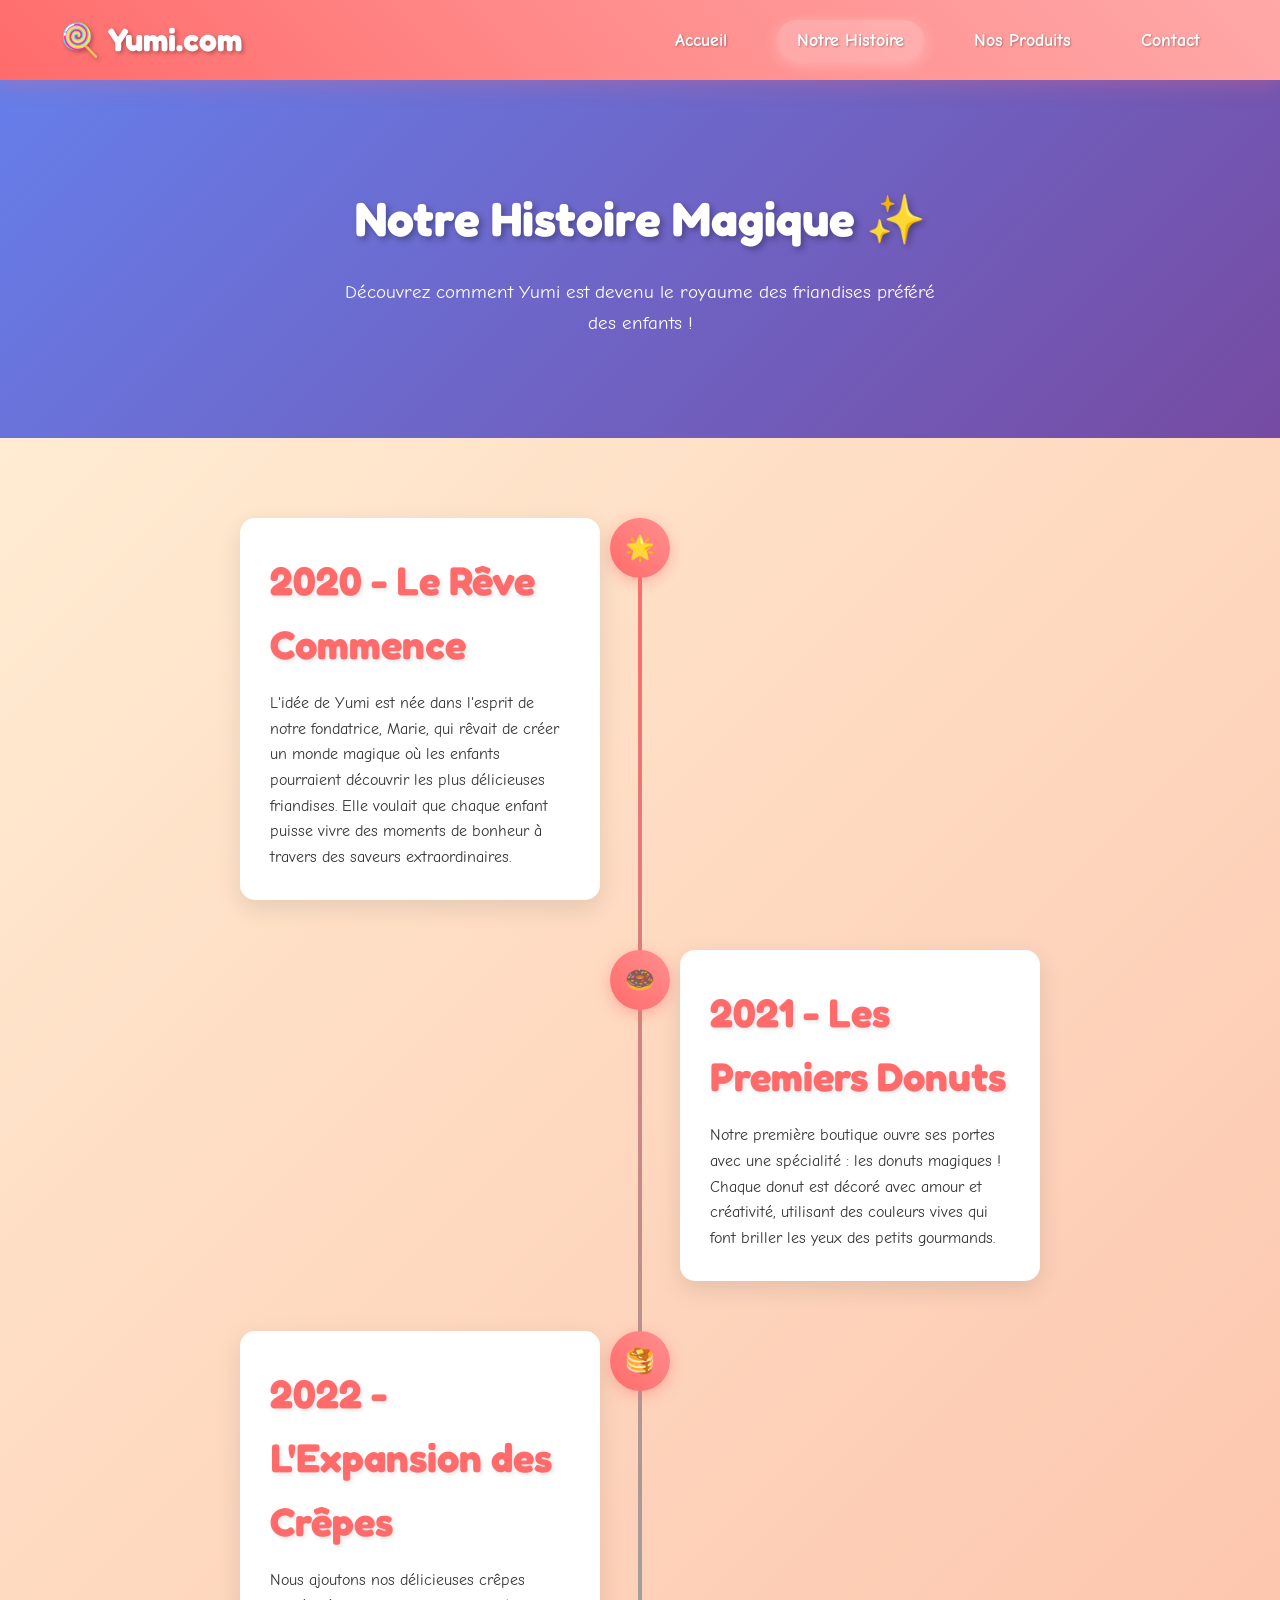
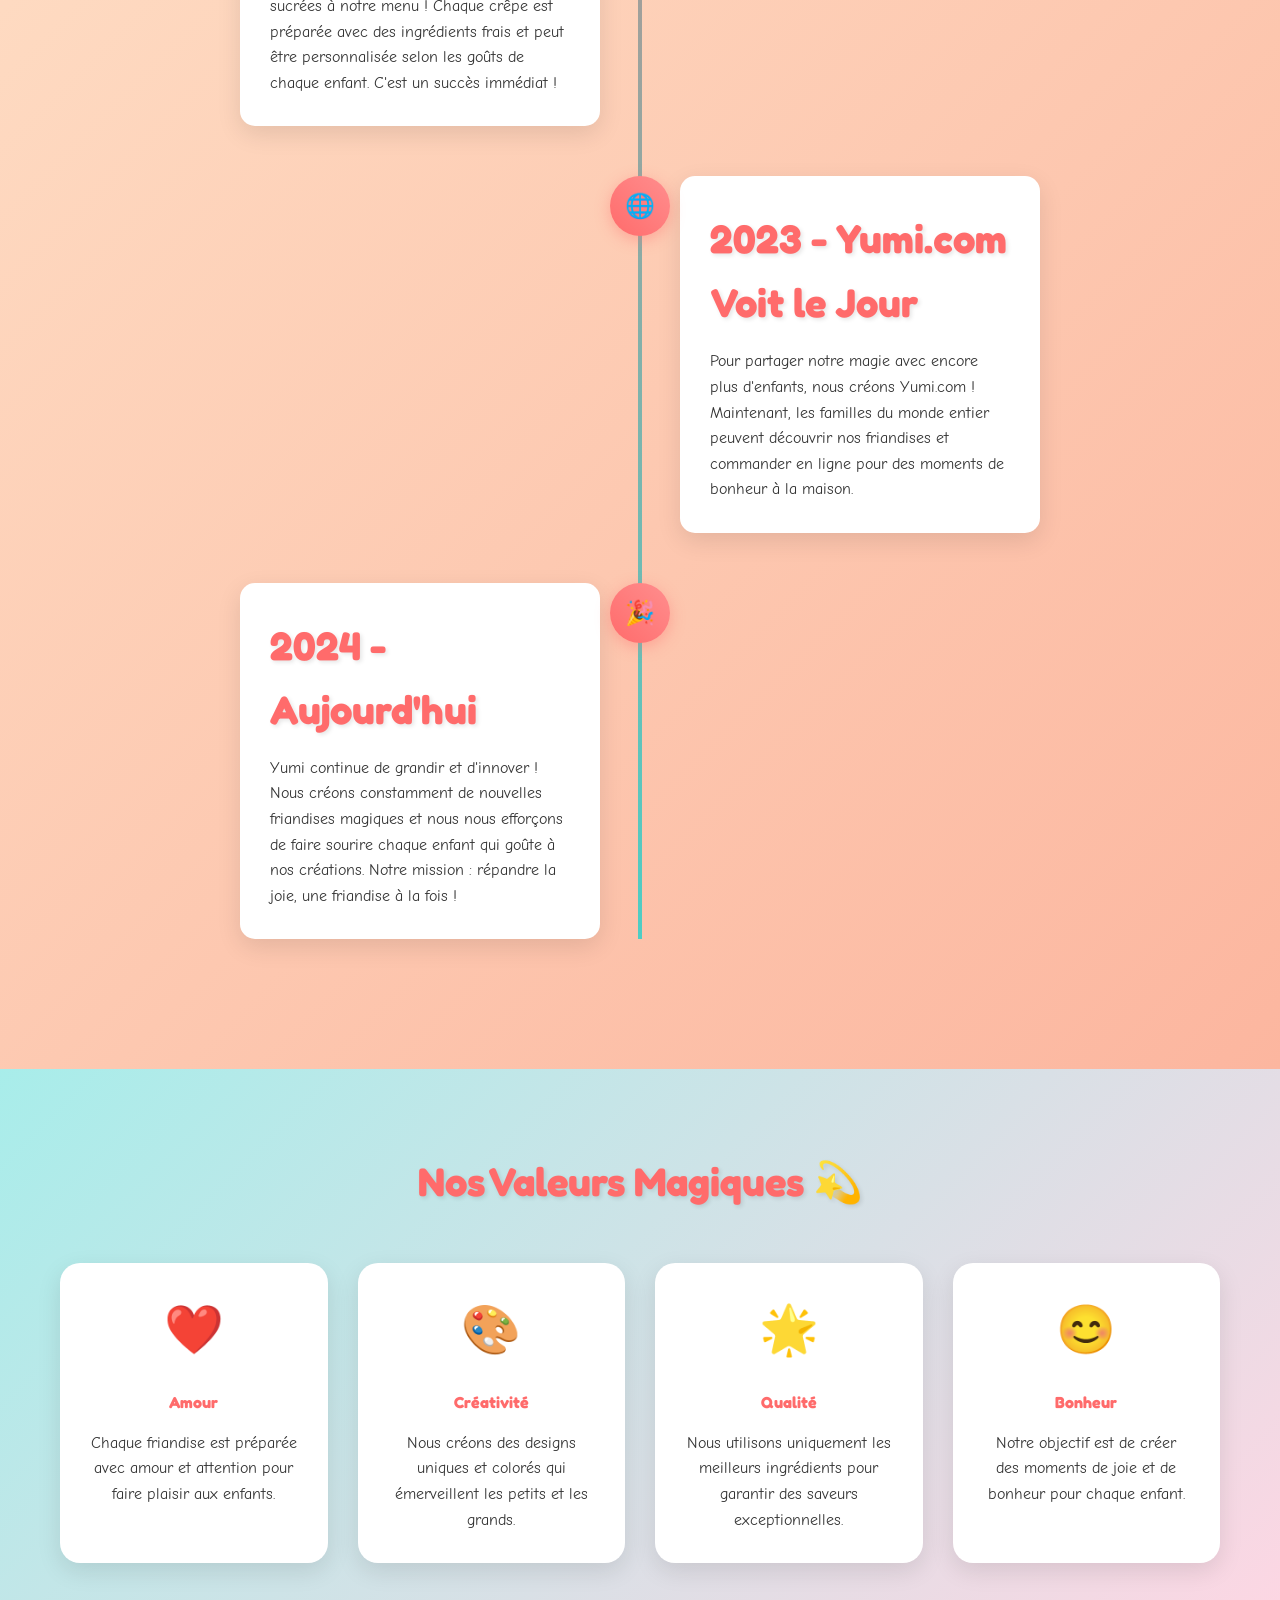
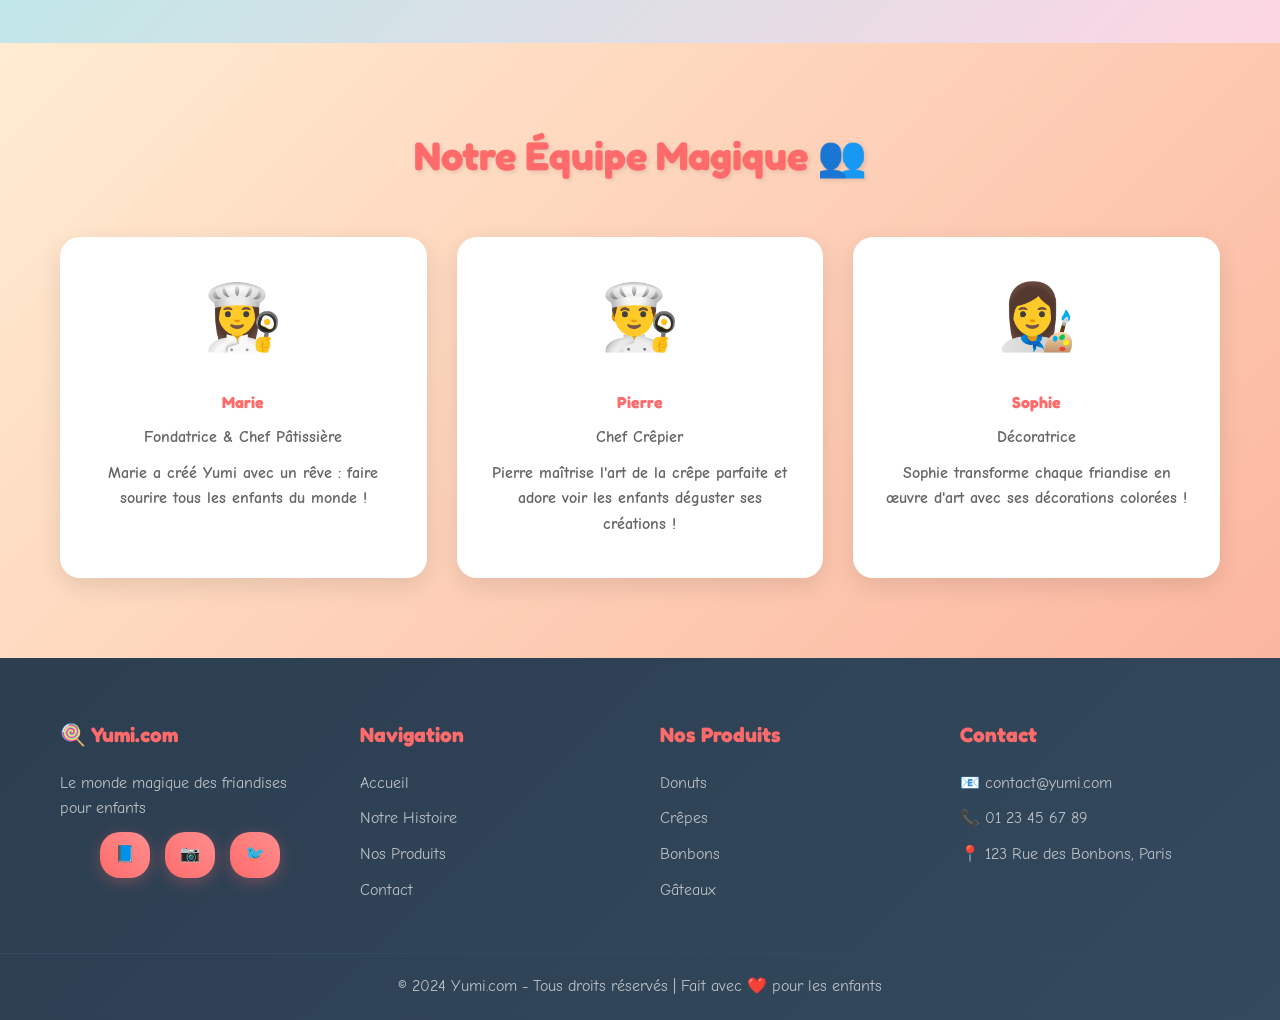
<file: notre-histoire.html>
<!DOCTYPE html>
<html lang="fr">
<head>
    <meta charset="UTF-8">
    <meta name="viewport" content="width=device-width, initial-scale=1.0">
    <title>Notre Histoire - Yumi</title>
    <link rel="stylesheet" href="styles.css">
    <link href="https://fonts.googleapis.com/css2?family=Fredoka+One:wght@400&family=Comic+Neue:wght@300;400;700&display=swap" rel="stylesheet">
</head>
<body>
    <header>
        <nav class="navbar">
            <div class="nav-container">
                <div class="logo">
                    <h1>🍭 Yumi.com</h1>
                </div>
                <ul class="nav-menu">
                    <li><a href="index.html" class="nav-link">Accueil</a></li>
                    <li><a href="notre-histoire.html" class="nav-link active">Notre Histoire</a></li>
                    <li><a href="nos-produits.html" class="nav-link">Nos Produits</a></li>
                    <li><a href="contact.html" class="nav-link">Contact</a></li>
                </ul>
                <div class="hamburger">
                    <span></span>
                    <span></span>
                    <span></span>
                </div>
            </div>
        </nav>
    </header>

    <main>
        <section class="page-header">
            <div class="container">
                <h2>Notre Histoire Magique ✨</h2>
                <p>Découvrez comment Yumi est devenu le royaume des friandises préféré des enfants !</p>
            </div>
        </section>

        <section class="story-timeline">
            <div class="container">
                <div class="timeline">
                    <div class="timeline-item">
                        <div class="timeline-icon">🌟</div>
                        <div class="timeline-content">
                            <h3>2020 - Le Rêve Commence</h3>
                            <p>L'idée de Yumi est née dans l'esprit de notre fondatrice, Marie, qui rêvait de créer un monde magique où les enfants pourraient découvrir les plus délicieuses friandises. Elle voulait que chaque enfant puisse vivre des moments de bonheur à travers des saveurs extraordinaires.</p>
                        </div>
                    </div>

                    <div class="timeline-item">
                        <div class="timeline-icon">🍩</div>
                        <div class="timeline-content">
                            <h3>2021 - Les Premiers Donuts</h3>
                            <p>Notre première boutique ouvre ses portes avec une spécialité : les donuts magiques ! Chaque donut est décoré avec amour et créativité, utilisant des couleurs vives qui font briller les yeux des petits gourmands.</p>
                        </div>
                    </div>

                    <div class="timeline-item">
                        <div class="timeline-icon">🥞</div>
                        <div class="timeline-content">
                            <h3>2022 - L'Expansion des Crêpes</h3>
                            <p>Nous ajoutons nos délicieuses crêpes sucrées à notre menu ! Chaque crêpe est préparée avec des ingrédients frais et peut être personnalisée selon les goûts de chaque enfant. C'est un succès immédiat !</p>
                        </div>
                    </div>

                    <div class="timeline-item">
                        <div class="timeline-icon">🌐</div>
                        <div class="timeline-content">
                            <h3>2023 - Yumi.com Voit le Jour</h3>
                            <p>Pour partager notre magie avec encore plus d'enfants, nous créons Yumi.com ! Maintenant, les familles du monde entier peuvent découvrir nos friandises et commander en ligne pour des moments de bonheur à la maison.</p>
                        </div>
                    </div>

                    <div class="timeline-item">
                        <div class="timeline-icon">🎉</div>
                        <div class="timeline-content">
                            <h3>2024 - Aujourd'hui</h3>
                            <p>Yumi continue de grandir et d'innover ! Nous créons constamment de nouvelles friandises magiques et nous nous efforçons de faire sourire chaque enfant qui goûte à nos créations. Notre mission : répandre la joie, une friandise à la fois !</p>
                        </div>
                    </div>
                </div>
            </div>
        </section>

        <section class="our-values">
            <div class="container">
                <h3>Nos Valeurs Magiques 💫</h3>
                <div class="values-grid">
                    <div class="value-card">
                        <div class="value-icon">❤️</div>
                        <h4>Amour</h4>
                        <p>Chaque friandise est préparée avec amour et attention pour faire plaisir aux enfants.</p>
                    </div>
                    <div class="value-card">
                        <div class="value-icon">🎨</div>
                        <h4>Créativité</h4>
                        <p>Nous créons des designs uniques et colorés qui émerveillent les petits et les grands.</p>
                    </div>
                    <div class="value-card">
                        <div class="value-icon">🌟</div>
                        <h4>Qualité</h4>
                        <p>Nous utilisons uniquement les meilleurs ingrédients pour garantir des saveurs exceptionnelles.</p>
                    </div>
                    <div class="value-card">
                        <div class="value-icon">😊</div>
                        <h4>Bonheur</h4>
                        <p>Notre objectif est de créer des moments de joie et de bonheur pour chaque enfant.</p>
                    </div>
                </div>
            </div>
        </section>

        <section class="team">
            <div class="container">
                <h3>Notre Équipe Magique 👥</h3>
                <div class="team-grid">
                    <div class="team-member">
                        <div class="member-avatar">👩‍🍳</div>
                        <h4>Marie</h4>
                        <p>Fondatrice & Chef Pâtissière</p>
                        <p>Marie a créé Yumi avec un rêve : faire sourire tous les enfants du monde !</p>
                    </div>
                    <div class="team-member">
                        <div class="member-avatar">👨‍🍳</div>
                        <h4>Pierre</h4>
                        <p>Chef Crêpier</p>
                        <p>Pierre maîtrise l'art de la crêpe parfaite et adore voir les enfants déguster ses créations !</p>
                    </div>
                    <div class="team-member">
                        <div class="member-avatar">👩‍🎨</div>
                        <h4>Sophie</h4>
                        <p>Décoratrice</p>
                        <p>Sophie transforme chaque friandise en œuvre d'art avec ses décorations colorées !</p>
                    </div>
                </div>
            </div>
        </section>
    </main>

    <footer>
        <div class="footer-content">
            <div class="footer-section">
                <h4>🍭 Yumi.com</h4>
                <p>Le monde magique des friandises pour enfants</p>
                <div class="social-links">
                    <a href="#" class="social-link">📘</a>
                    <a href="#" class="social-link">📷</a>
                    <a href="#" class="social-link">🐦</a>
                </div>
            </div>
            <div class="footer-section">
                <h4>Navigation</h4>
                <ul>
                    <li><a href="index.html">Accueil</a></li>
                    <li><a href="notre-histoire.html">Notre Histoire</a></li>
                    <li><a href="nos-produits.html">Nos Produits</a></li>
                    <li><a href="contact.html">Contact</a></li>
                </ul>
            </div>
            <div class="footer-section">
                <h4>Nos Produits</h4>
                <ul>
                    <li><a href="#">Donuts</a></li>
                    <li><a href="#">Crêpes</a></li>
                    <li><a href="#">Bonbons</a></li>
                    <li><a href="#">Gâteaux</a></li>
                </ul>
            </div>
            <div class="footer-section">
                <h4>Contact</h4>
                <p>📧 contact@yumi.com</p>
                <p>📞 01 23 45 67 89</p>
                <p>📍 123 Rue des Bonbons, Paris</p>
            </div>
        </div>
        <div class="footer-bottom">
            <p>&copy; 2024 Yumi.com - Tous droits réservés | Fait avec ❤️ pour les enfants</p>
        </div>
    </footer>

    <script>
        // Menu mobile
        const hamburger = document.querySelector('.hamburger');
        const navMenu = document.querySelector('.nav-menu');

        hamburger.addEventListener('click', () => {
            hamburger.classList.toggle('active');
            navMenu.classList.toggle('active');
        });
    </script>
</body>
</html>
</file>
<file: styles.css>
/* Reset et base */
* {
    margin: 0;
    padding: 0;
    box-sizing: border-box;
}

body {
    font-family: 'Comic Neue', cursive;
    line-height: 1.6;
    color: #333;
    background: linear-gradient(135deg, #ff9a9e 0%, #fecfef 50%, #fecfef 100%);
    min-height: 100vh;
}

p {
    margin: 0 0 1rem;
}

p:last-child {
    margin-bottom: 0;
}

.container {
    max-width: 1200px;
    margin: 0 auto;
    padding: 0 20px;
}

/* Header et Navigation */
.navbar {
    background: linear-gradient(45deg, #ff6b6b, #ff8e8e, #ffa8a8);
    box-shadow: 0 4px 20px rgba(255, 107, 107, 0.3);
    position: sticky;
    top: 0;
    z-index: 1000;
}

.nav-container {
    max-width: 1200px;
    margin: 0 auto;
    padding: 0 20px;
    display: flex;
    justify-content: space-between;
    align-items: center;
    height: 80px;
}

.logo h1 {
    font-family: 'Fredoka One', cursive;
    font-size: 2rem;
    color: white;
    text-shadow: 2px 2px 4px rgba(0,0,0,0.3);
    animation: bounce 2s infinite;
}

@keyframes bounce {
    0%, 20%, 50%, 80%, 100% { transform: translateY(0); }
    40% { transform: translateY(-10px); }
    60% { transform: translateY(-5px); }
}

.nav-menu {
    display: flex;
    list-style: none;
    gap: 30px;
}

.nav-link {
    text-decoration: none;
    color: white;
    font-weight: 700;
    font-size: 1.1rem;
    padding: 10px 20px;
    border-radius: 25px;
    transition: all 0.3s ease;
    text-shadow: 1px 1px 2px rgba(0,0,0,0.3);
}

.nav-link:hover,
.nav-link.active {
    background: rgba(255, 255, 255, 0.2);
    transform: translateY(-2px);
    box-shadow: 0 4px 15px rgba(255, 255, 255, 0.3);
}

.hamburger {
    display: none;
    flex-direction: column;
    cursor: pointer;
}

.hamburger span {
    width: 25px;
    height: 3px;
    background: white;
    margin: 3px 0;
    transition: 0.3s;
    border-radius: 2px;
}

/* Hero Section */
.hero {
    background: linear-gradient(135deg, #667eea 0%, #764ba2 100%);
    color: white;
    padding: 100px 0;
    text-align: center;
    position: relative;
    overflow: hidden;
}

.hero-content h2 {
    font-family: 'Fredoka One', cursive;
    font-size: 3.5rem;
    margin-bottom: 20px;
    text-shadow: 3px 3px 6px rgba(0,0,0,0.3);
    animation: slideInDown 1s ease-out;
}

.hero-content p {
    font-size: 1.3rem;
    margin-bottom: 40px;
    max-width: 600px;
    margin-left: auto;
    margin-right: auto;
    animation: slideInUp 1s ease-out 0.3s both;
}

.hero-buttons {
    display: flex;
    gap: 20px;
    justify-content: center;
    flex-wrap: wrap;
    animation: slideInUp 1s ease-out 0.6s both;
}

.btn {
    display: inline-block;
    padding: 15px 30px;
    border-radius: 30px;
    text-decoration: none;
    font-weight: 700;
    font-size: 1.1rem;
    transition: all 0.3s ease;
    border: none;
    cursor: pointer;
    text-transform: uppercase;
    letter-spacing: 1px;
}

.btn-primary {
    background: linear-gradient(45deg, #ff6b6b, #ff8e8e);
    color: white;
    box-shadow: 0 6px 20px rgba(255, 107, 107, 0.4);
}

.btn-primary:hover {
    transform: translateY(-3px);
    box-shadow: 0 8px 25px rgba(255, 107, 107, 0.6);
}

.btn-secondary {
    background: linear-gradient(45deg, #4ecdc4, #44a08d);
    color: white;
    box-shadow: 0 6px 20px rgba(78, 205, 196, 0.4);
}

.btn-secondary:hover {
    transform: translateY(-3px);
    box-shadow: 0 8px 25px rgba(78, 205, 196, 0.6);
}

/* Animations des friandises flottantes */
.hero-images {
    position: absolute;
    top: 0;
    left: 0;
    width: 100%;
    height: 100%;
    pointer-events: none;
}

.floating-sweet {
    position: absolute;
    font-size: 3rem;
    animation: float 6s ease-in-out infinite;
    opacity: 0.8;
}

.floating-sweet:nth-child(1) { top: 20%; left: 10%; animation-delay: 0s; }
.floating-sweet:nth-child(2) { top: 30%; right: 15%; animation-delay: 1s; }
.floating-sweet:nth-child(3) { top: 60%; left: 20%; animation-delay: 2s; }
.floating-sweet:nth-child(4) { top: 70%; right: 25%; animation-delay: 3s; }
.floating-sweet:nth-child(5) { top: 40%; left: 50%; animation-delay: 4s; }

@keyframes float {
    0%, 100% { transform: translateY(0px) rotate(0deg); }
    50% { transform: translateY(-20px) rotate(10deg); }
}

@keyframes slideInDown {
    from { transform: translateY(-100px); opacity: 0; }
    to { transform: translateY(0); opacity: 1; }
}

@keyframes slideInUp {
    from { transform: translateY(100px); opacity: 0; }
    to { transform: translateY(0); opacity: 1; }
}

/* Sections générales */
section {
    padding: 80px 0;
}

h3 {
    font-family: 'Fredoka One', cursive;
    font-size: 2.5rem;
    text-align: center;
    margin-bottom: 50px;
    color: #ff6b6b;
    text-shadow: 2px 2px 4px rgba(0,0,0,0.1);
}

/* Features Section */
.features {
    background: linear-gradient(135deg, #ffecd2 0%, #fcb69f 100%);
}

.features-grid {
    display: grid;
    grid-template-columns: repeat(auto-fit, minmax(300px, 1fr));
    gap: 40px;
    margin-top: 50px;
}

.feature-card {
    background: white;
    padding: 40px 30px;
    border-radius: 20px;
    text-align: center;
    box-shadow: 0 10px 30px rgba(0,0,0,0.1);
    transition: all 0.3s ease;
    border: 3px solid transparent;
    background-clip: padding-box;
}

.feature-card:hover {
    transform: translateY(-10px);
    box-shadow: 0 20px 40px rgba(0,0,0,0.15);
    border-color: #ff6b6b;
}

.feature-icon {
    font-size: 4rem;
    margin-bottom: 20px;
    animation: pulse 2s infinite;
}

@keyframes pulse {
    0% { transform: scale(1); }
    50% { transform: scale(1.1); }
    100% { transform: scale(1); }
}

.feature-card h4 {
    font-family: 'Fredoka One', cursive;
    font-size: 1.5rem;
    color: #ff6b6b;
    margin-bottom: 15px;
}

/* Popular Products */
.popular-products {
    background: linear-gradient(135deg, #a8edea 0%, #fed6e3 100%);
}

.products-preview {
    display: grid;
    grid-template-columns: repeat(auto-fit, minmax(250px, 1fr));
    gap: 30px;
    margin-top: 50px;
}

.product-card {
    background: white;
    padding: 30px;
    border-radius: 20px;
    text-align: center;
    box-shadow: 0 8px 25px rgba(0,0,0,0.1);
    transition: all 0.3s ease;
}

.product-card:hover {
    transform: translateY(-5px);
    box-shadow: 0 15px 35px rgba(0,0,0,0.15);
}

.product-emoji {
    font-size: 4rem;
    margin-bottom: 20px;
    animation: wiggle 3s ease-in-out infinite;
}

@keyframes wiggle {
    0%, 100% { transform: rotate(0deg); }
    25% { transform: rotate(5deg); }
    75% { transform: rotate(-5deg); }
}

.product-card h4 {
    font-family: 'Fredoka One', cursive;
    color: #ff6b6b;
    margin-bottom: 10px;
}

/* Page Header */
.page-header {
    background: linear-gradient(135deg, #667eea 0%, #764ba2 100%);
    color: white;
    text-align: center;
    padding: 100px 0;
}

.page-header h2 {
    font-family: 'Fredoka One', cursive;
    font-size: 3rem;
    margin-bottom: 20px;
    text-shadow: 3px 3px 6px rgba(0,0,0,0.3);
}

.page-header p {
    font-size: 1.2rem;
    max-width: 600px;
    margin: 0 auto;
}

/* Timeline */
.story-timeline {
    background: linear-gradient(135deg, #ffecd2 0%, #fcb69f 100%);
}

.timeline {
    position: relative;
    max-width: 800px;
    margin: 0 auto;
}

.timeline::before {
    content: '';
    position: absolute;
    left: 50%;
    top: 0;
    bottom: 0;
    width: 4px;
    background: linear-gradient(to bottom, #ff6b6b, #4ecdc4);
    transform: translateX(-50%);
}

.timeline-item {
    position: relative;
    margin-bottom: 50px;
    width: 50%;
}

.timeline-item:nth-child(odd) {
    left: 0;
    padding-right: 40px;
}

.timeline-item:nth-child(even) {
    left: 50%;
    padding-left: 40px;
}

.timeline-icon {
    position: absolute;
    top: 0;
    width: 60px;
    height: 60px;
    background: linear-gradient(45deg, #ff6b6b, #ff8e8e);
    border-radius: 50%;
    display: flex;
    align-items: center;
    justify-content: center;
    font-size: 1.5rem;
    box-shadow: 0 4px 15px rgba(255, 107, 107, 0.4);
    z-index: 2;
}

.timeline-item:nth-child(odd) .timeline-icon {
    right: -30px;
}

.timeline-item:nth-child(even) .timeline-icon {
    left: -30px;
}

.timeline-content {
    background: white;
    padding: 30px;
    border-radius: 15px;
    box-shadow: 0 8px 25px rgba(0,0,0,0.1);
    position: relative;
}

.timeline-content h3 {
    font-family: 'Fredoka One', cursive;
    color: #ff6b6b;
    margin-bottom: 15px;
    text-align: left;
}

/* Values Grid */
.our-values {
    background: linear-gradient(135deg, #a8edea 0%, #fed6e3 100%);
}

.values-grid {
    display: grid;
    grid-template-columns: repeat(auto-fit, minmax(250px, 1fr));
    gap: 30px;
    margin-top: 50px;
}

.value-card {
    background: white;
    padding: 30px;
    border-radius: 20px;
    text-align: center;
    box-shadow: 0 8px 25px rgba(0,0,0,0.1);
    transition: all 0.3s ease;
}

.value-card:hover {
    transform: translateY(-5px);
    box-shadow: 0 15px 35px rgba(0,0,0,0.15);
}

.value-icon {
    font-size: 3rem;
    margin-bottom: 20px;
}

.value-card h4 {
    font-family: 'Fredoka One', cursive;
    color: #ff6b6b;
    margin-bottom: 15px;
}

/* Team Section */
.team {
    background: linear-gradient(135deg, #ffecd2 0%, #fcb69f 100%);
}

.team-grid {
    display: grid;
    grid-template-columns: repeat(auto-fit, minmax(250px, 1fr));
    gap: 30px;
    margin-top: 50px;
}

.team-member {
    background: white;
    padding: 30px;
    border-radius: 20px;
    text-align: center;
    box-shadow: 0 8px 25px rgba(0,0,0,0.1);
    transition: all 0.3s ease;
}

.team-member:hover {
    transform: translateY(-5px);
    box-shadow: 0 15px 35px rgba(0,0,0,0.15);
}

.member-avatar {
    font-size: 4rem;
    margin-bottom: 20px;
}

.team-member h4 {
    font-family: 'Fredoka One', cursive;
    color: #ff6b6b;
    margin-bottom: 10px;
}

.team-member p {
    color: #666;
    font-weight: 700;
    margin-bottom: 10px;
}

/* Products Page */
.products-categories {
    background: linear-gradient(135deg, #ffecd2 0%, #fcb69f 100%);
}

.category-filters {
    display: flex;
    justify-content: center;
    gap: 15px;
    margin-bottom: 50px;
    flex-wrap: wrap;
}

.filter-btn {
    padding: 12px 25px;
    border: none;
    border-radius: 25px;
    background: white;
    color: #ff6b6b;
    font-weight: 700;
    cursor: pointer;
    transition: all 0.3s ease;
    box-shadow: 0 4px 15px rgba(0,0,0,0.1);
}

.filter-btn:hover,
.filter-btn.active {
    background: #ff6b6b;
    color: white;
    transform: translateY(-2px);
    box-shadow: 0 6px 20px rgba(255, 107, 107, 0.4);
}

.products-grid {
    display: grid;
    grid-template-columns: repeat(auto-fit, minmax(280px, 1fr));
    gap: 30px;
    margin-top: 30px;
}

.product-item {
    background: white;
    padding: 30px;
    border-radius: 20px;
    text-align: center;
    box-shadow: 0 8px 25px rgba(0,0,0,0.1);
    transition: all 0.3s ease;
    animation: fadeIn 0.5s ease-in;
}

@keyframes fadeIn {
    from { opacity: 0; transform: translateY(20px); }
    to { opacity: 1; transform: translateY(0); }
}

.product-item:hover {
    transform: translateY(-5px);
    box-shadow: 0 15px 35px rgba(0,0,0,0.15);
}

.product-image {
    font-size: 4rem;
    margin-bottom: 20px;
    animation: bounce 2s infinite;
}

.product-item h3 {
    font-family: 'Fredoka One', cursive;
    color: #ff6b6b;
    margin-bottom: 15px;
    text-align: center;
    font-size: 1.3rem;
}

.product-price {
    font-size: 1.5rem;
    font-weight: 700;
    color: #4ecdc4;
    margin: 15px 0;
}

/* Special Offers */
.special-offers {
    background: linear-gradient(135deg, #a8edea 0%, #fed6e3 100%);
}

.offers-grid {
    display: grid;
    grid-template-columns: repeat(auto-fit, minmax(300px, 1fr));
    gap: 30px;
    margin-top: 50px;
}

.offer-card {
    background: white;
    padding: 40px 30px;
    border-radius: 20px;
    text-align: center;
    box-shadow: 0 10px 30px rgba(0,0,0,0.1);
    position: relative;
    transition: all 0.3s ease;
}

.offer-card:hover {
    transform: translateY(-5px);
    box-shadow: 0 15px 40px rgba(0,0,0,0.15);
}

.offer-badge {
    position: absolute;
    top: -15px;
    right: 20px;
    background: linear-gradient(45deg, #ff6b6b, #ff8e8e);
    color: white;
    padding: 10px 20px;
    border-radius: 20px;
    font-weight: 700;
    font-size: 1.1rem;
    box-shadow: 0 4px 15px rgba(255, 107, 107, 0.4);
}

.offer-card h4 {
    font-family: 'Fredoka One', cursive;
    color: #ff6b6b;
    margin-bottom: 15px;
    font-size: 1.5rem;
}

.old-price {
    text-decoration: line-through;
    color: #999;
    margin-right: 10px;
}

.new-price {
    color: #4ecdc4;
    font-weight: 700;
    font-size: 1.3rem;
}

/* Custom Orders */
.custom-orders {
    background: linear-gradient(135deg, #ffecd2 0%, #fcb69f 100%);
}

.custom-content {
    display: grid;
    grid-template-columns: 2fr 1fr;
    gap: 50px;
    align-items: center;
    margin-top: 50px;
}

.custom-text h4 {
    font-family: 'Fredoka One', cursive;
    color: #ff6b6b;
    margin-bottom: 20px;
    font-size: 1.8rem;
    text-align: left;
}

.custom-text ul {
    list-style: none;
    margin: 20px 0;
}

.custom-text li {
    padding: 10px 0;
    font-size: 1.1rem;
}

.custom-image {
    text-align: center;
}

.custom-emoji {
    font-size: 8rem;
    animation: rotate 4s linear infinite;
}

@keyframes rotate {
    from { transform: rotate(0deg); }
    to { transform: rotate(360deg); }
}

/* Contact Page */
.contact-content {
    background: linear-gradient(135deg, #ffecd2 0%, #fcb69f 100%);
}

.contact-grid {
    display: grid;
    grid-template-columns: 1fr 1fr;
    gap: 50px;
    margin-top: 50px;
}

.contact-form-section h3,
.contact-info-section h3 {
    text-align: left;
    margin-bottom: 30px;
    font-size: 2rem;
}

.contact-form {
    background: white;
    padding: 40px;
    border-radius: 20px;
    box-shadow: 0 10px 30px rgba(0,0,0,0.1);
}

.form-group {
    margin-bottom: 25px;
}

.form-group label {
    display: block;
    margin-bottom: 8px;
    font-weight: 700;
    color: #ff6b6b;
}

.form-group input,
.form-group select,
.form-group textarea {
    width: 100%;
    padding: 15px;
    border: 2px solid #e0e0e0;
    border-radius: 10px;
    font-size: 1rem;
    font-family: 'Comic Neue', cursive;
    transition: border-color 0.3s ease;
}

.form-group input:focus,
.form-group select:focus,
.form-group textarea:focus {
    outline: none;
    border-color: #ff6b6b;
    box-shadow: 0 0 0 3px rgba(255, 107, 107, 0.1);
}

.checkbox-group {
    display: flex;
    align-items: center;
    gap: 10px;
}

.checkbox-group input[type="checkbox"] {
    width: auto;
    margin: 0;
}

.contact-card {
    display: flex;
    align-items: center;
    background: white;
    padding: 25px;
    border-radius: 15px;
    margin-bottom: 20px;
    box-shadow: 0 5px 15px rgba(0,0,0,0.1);
    transition: all 0.3s ease;
}

.contact-card:hover {
    transform: translateY(-3px);
    box-shadow: 0 8px 25px rgba(0,0,0,0.15);
}

.contact-icon {
    font-size: 2.5rem;
    margin-right: 20px;
}

.contact-details h4 {
    font-family: 'Fredoka One', cursive;
    color: #ff6b6b;
    margin-bottom: 5px;
}

.contact-details small {
    color: #666;
    font-style: italic;
}

.social-contact {
    background: white;
    padding: 25px;
    border-radius: 15px;
    text-align: center;
    box-shadow: 0 5px 15px rgba(0,0,0,0.1);
}

.social-contact h4 {
    font-family: 'Fredoka One', cursive;
    color: #ff6b6b;
    margin-bottom: 15px;
}

.social-links {
    display: flex;
    gap: 15px;
    justify-content: center;
}

.social-link {
    display: inline-block;
    padding: 10px 15px;
    background: linear-gradient(45deg, #ff6b6b, #ff8e8e);
    color: white;
    text-decoration: none;
    border-radius: 20px;
    font-weight: 700;
    transition: all 0.3s ease;
    box-shadow: 0 4px 15px rgba(255, 107, 107, 0.3);
}

.social-link:hover {
    transform: translateY(-2px);
    box-shadow: 0 6px 20px rgba(255, 107, 107, 0.5);
}

/* FAQ Section */
.faq-section {
    background: linear-gradient(135deg, #a8edea 0%, #fed6e3 100%);
}

.faq-grid {
    display: grid;
    grid-template-columns: repeat(auto-fit, minmax(300px, 1fr));
    gap: 30px;
    margin-top: 50px;
}

.faq-item {
    background: white;
    padding: 30px;
    border-radius: 15px;
    box-shadow: 0 8px 25px rgba(0,0,0,0.1);
    transition: all 0.3s ease;
}

.faq-item:hover {
    transform: translateY(-3px);
    box-shadow: 0 12px 30px rgba(0,0,0,0.15);
}

.faq-item h4 {
    font-family: 'Fredoka One', cursive;
    color: #ff6b6b;
    margin-bottom: 15px;
    font-size: 1.2rem;
}

/* Map Section */
.map-section {
    background: linear-gradient(135deg, #ffecd2 0%, #fcb69f 100%);
}

.map-placeholder {
    background: white;
    border-radius: 20px;
    padding: 60px;
    text-align: center;
    box-shadow: 0 10px 30px rgba(0,0,0,0.1);
    margin-top: 50px;
}

.map-icon {
    font-size: 4rem;
    margin-bottom: 20px;
    animation: bounce 2s infinite;
}

.map-content h4 {
    font-family: 'Fredoka One', cursive;
    color: #ff6b6b;
    margin-bottom: 15px;
    font-size: 1.5rem;
}

.map-content p {
    margin-bottom: 10px;
    color: #666;
}

/* Footer */
footer {
    background: linear-gradient(135deg, #2c3e50 0%, #34495e 100%);
    color: white;
    padding: 60px 0 20px;
}

.footer-content {
    max-width: 1200px;
    margin: 0 auto;
    padding: 0 20px;
    display: grid;
    grid-template-columns: repeat(auto-fit, minmax(250px, 1fr));
    gap: 40px;
}

.footer-section h4 {
    font-family: 'Fredoka One', cursive;
    margin-bottom: 20px;
    color: #ff6b6b;
    font-size: 1.3rem;
}

.footer-section ul {
    list-style: none;
}

.footer-section ul li {
    margin-bottom: 10px;
}

.footer-section ul li a {
    color: #bdc3c7;
    text-decoration: none;
    transition: color 0.3s ease;
}

.footer-section ul li a:hover {
    color: #ff6b6b;
}

.footer-section p {
    color: #bdc3c7;
    margin-bottom: 10px;
}

.footer-bottom {
    text-align: center;
    margin-top: 40px;
    padding-top: 20px;
    border-top: 1px solid #34495e;
    color: #bdc3c7;
}

/* Responsive Design */
@media (max-width: 768px) {
    .hamburger {
        display: flex;
    }

    .nav-menu {
        position: fixed;
        left: -100%;
        top: 80px;
        flex-direction: column;
        background: linear-gradient(45deg, #ff6b6b, #ff8e8e);
        width: 100%;
        text-align: center;
        transition: 0.3s;
        box-shadow: 0 10px 27px rgba(0,0,0,0.05);
        padding: 20px 0;
    }

    .nav-menu.active {
        left: 0;
    }

    .nav-menu li {
        margin: 15px 0;
    }

    .hamburger.active span:nth-child(2) {
        opacity: 0;
    }

    .hamburger.active span:nth-child(1) {
        transform: translateY(8px) rotate(45deg);
    }

    .hamburger.active span:nth-child(3) {
        transform: translateY(-8px) rotate(-45deg);
    }

    .hero-content h2 {
        font-size: 2.5rem;
    }

    .hero-buttons {
        flex-direction: column;
        align-items: center;
    }

    .timeline::before {
        left: 20px;
    }

    .timeline-item {
        width: 100%;
        left: 0 !important;
        padding-left: 50px !important;
        padding-right: 0 !important;
    }

    .timeline-icon {
        left: -10px !important;
        right: auto !important;
    }

    .contact-grid {
        grid-template-columns: 1fr;
        gap: 30px;
    }

    .custom-content {
        grid-template-columns: 1fr;
        gap: 30px;
    }

    .custom-emoji {
        font-size: 5rem;
    }

    .floating-sweet {
        font-size: 2rem;
    }

    .page-header h2 {
        font-size: 2.2rem;
    }

    h3 {
        font-size: 2rem;
    }
}

@media (max-width: 480px) {
    .container {
        padding: 0 15px;
    }

    .hero-content h2 {
        font-size: 2rem;
    }

    .hero-content p {
        font-size: 1.1rem;
    }

    .btn {
        padding: 12px 25px;
        font-size: 1rem;
    }

    .feature-card,
    .product-card,
    .product-item {
        padding: 20px;
    }

    .contact-form {
        padding: 25px;
    }

    .timeline-content {
        padding: 20px;
    }
}
</file>
